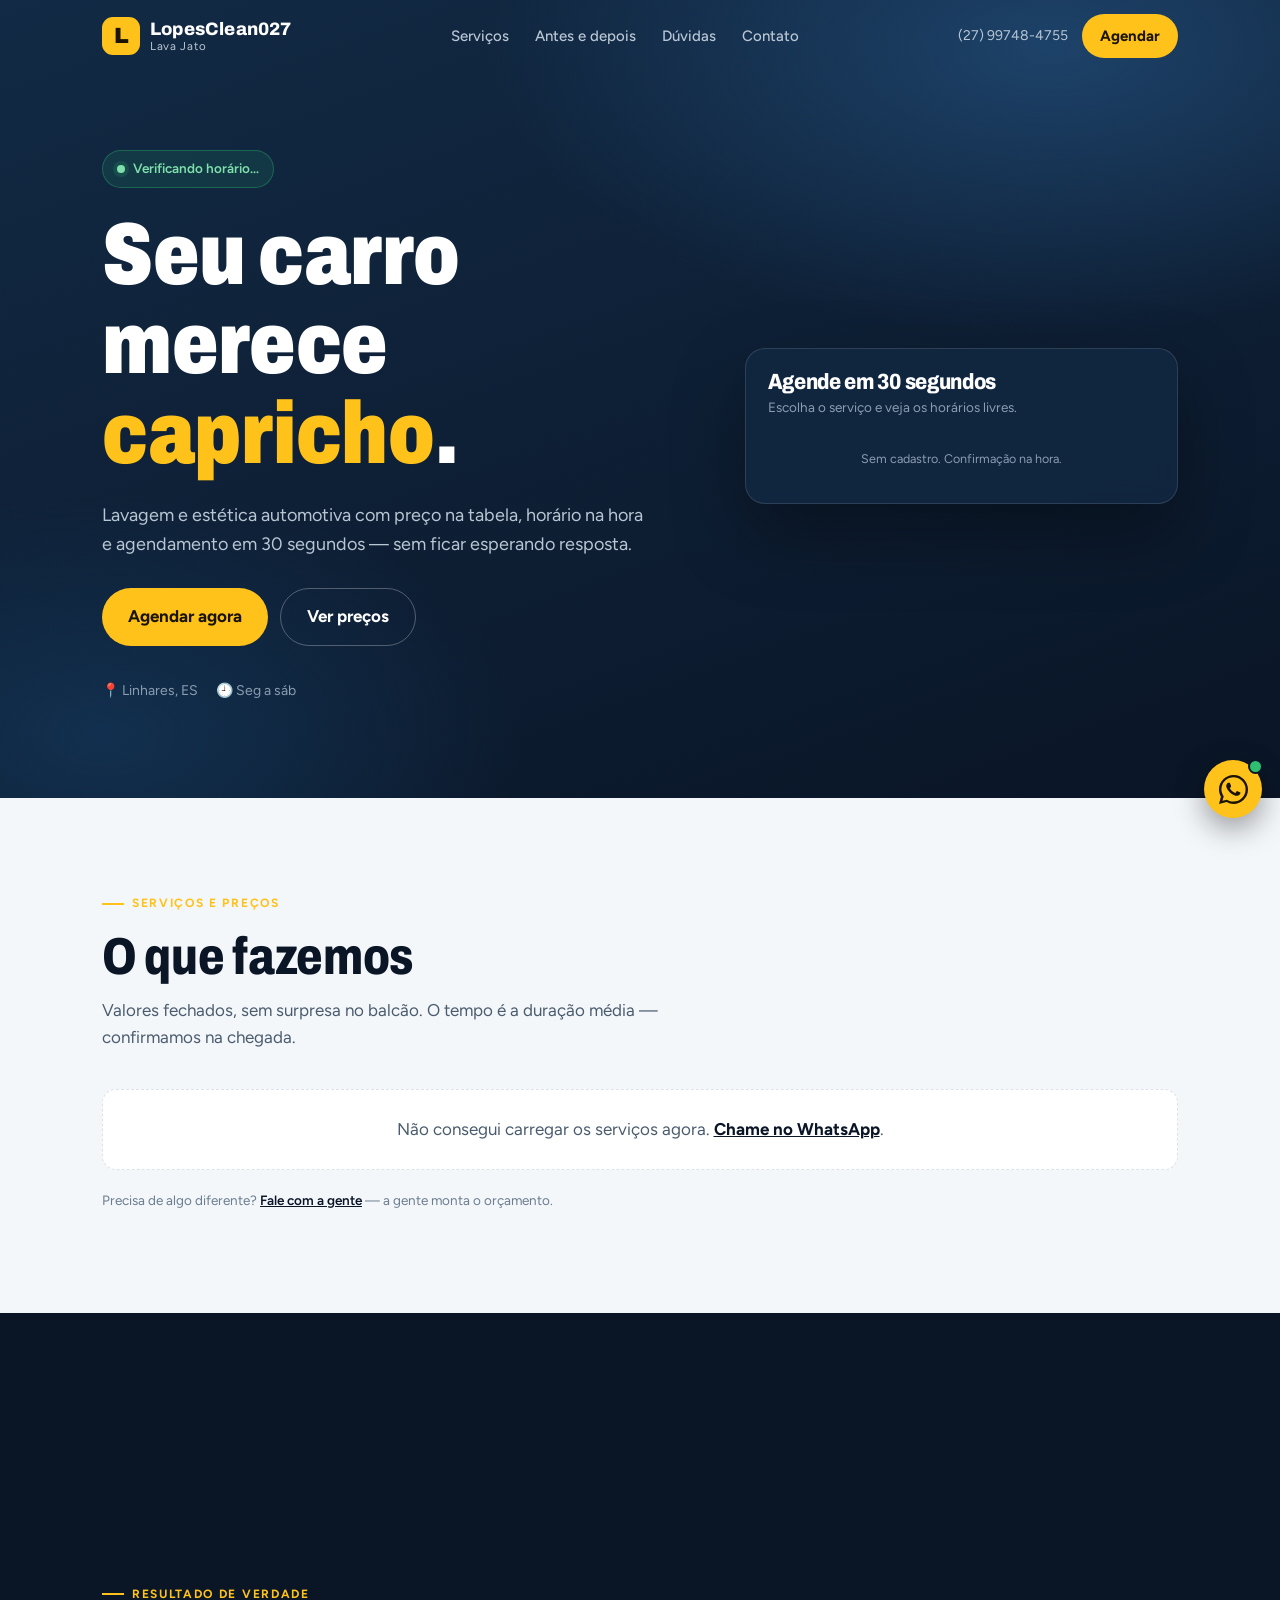
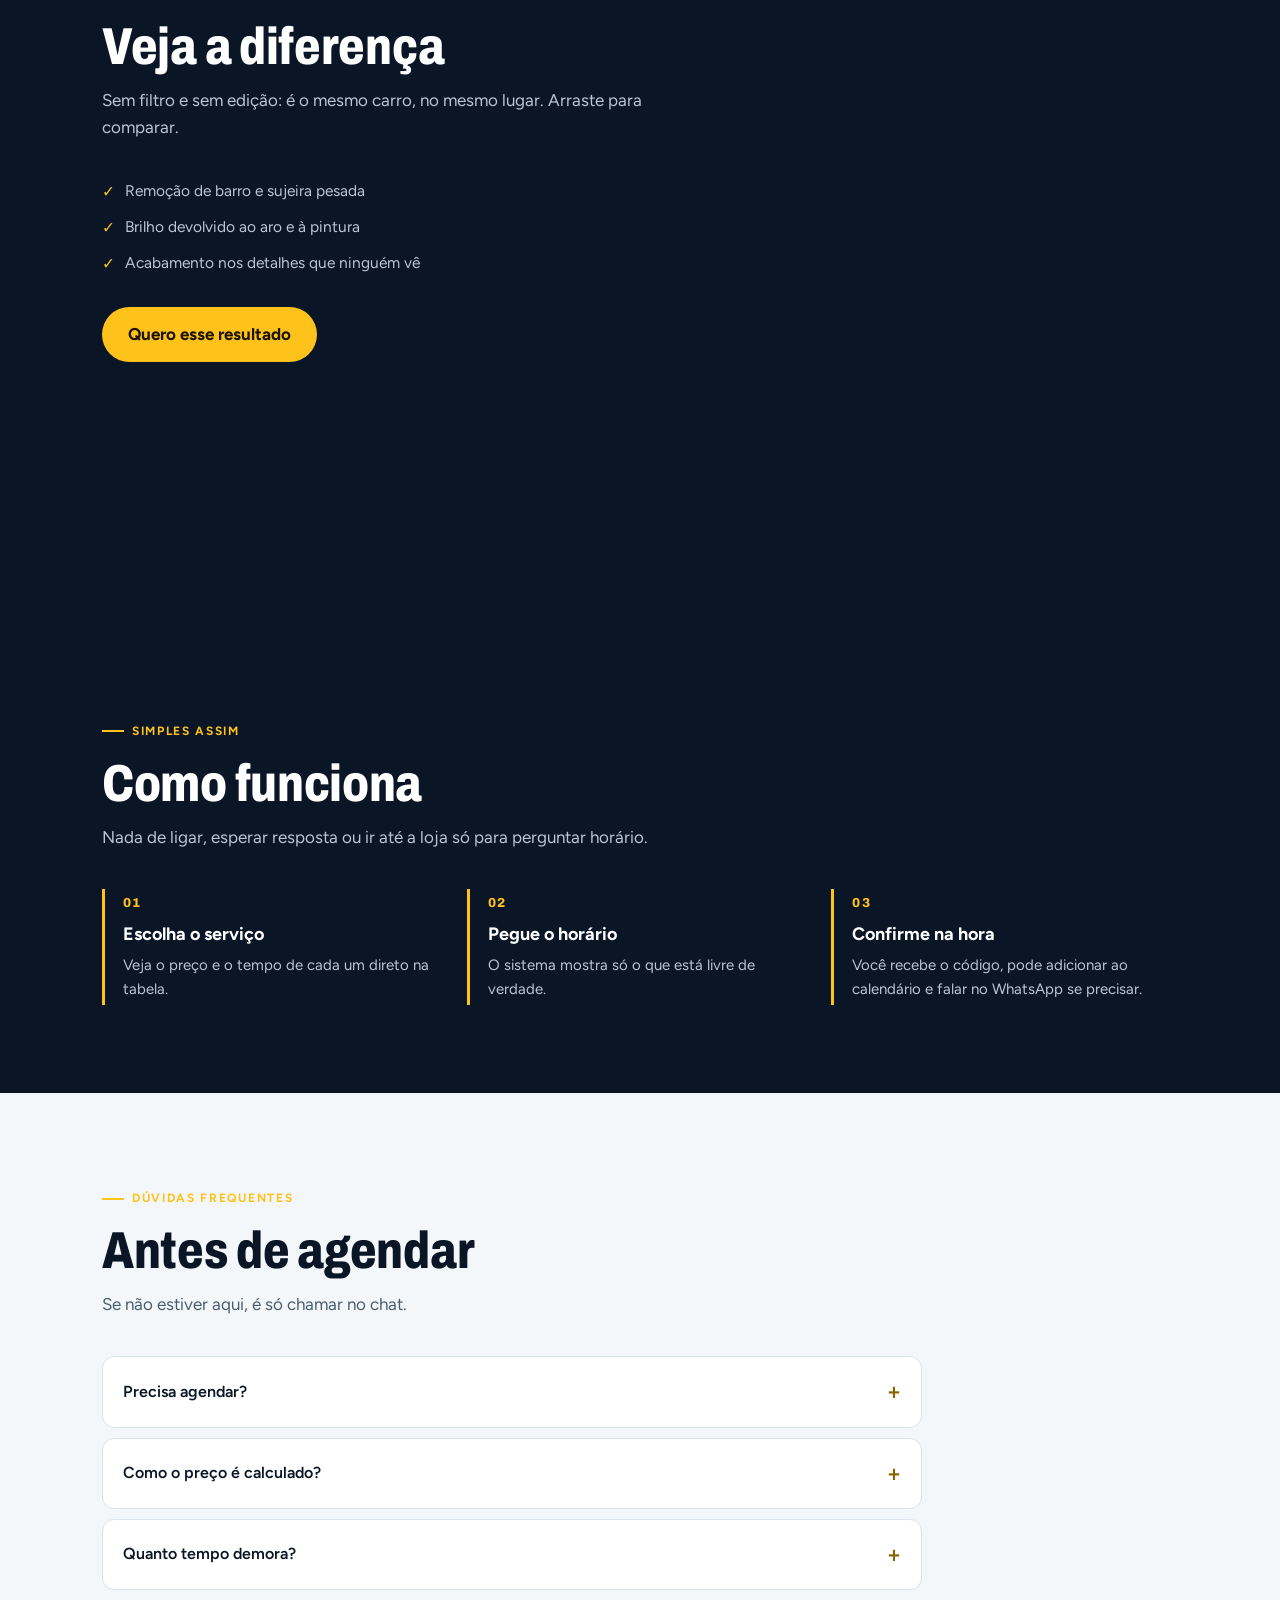
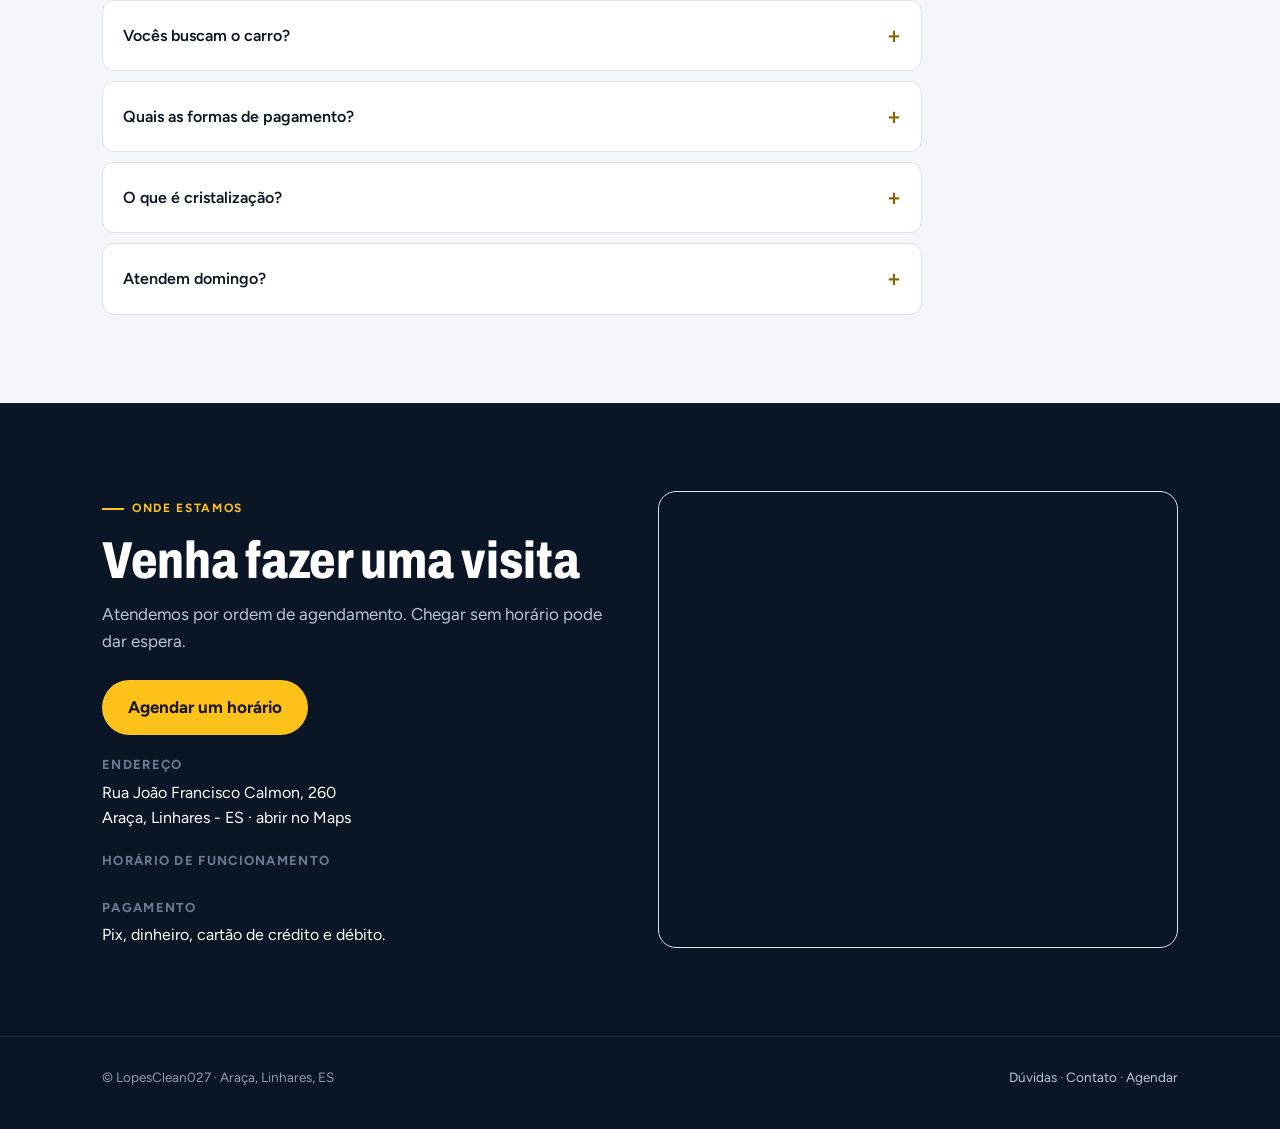
<file: site/index.html>
<!DOCTYPE html>
<html lang="pt-BR">
<head>
<meta charset="utf-8">
<meta name="viewport" content="width=device-width, initial-scale=1, viewport-fit=cover">
<title>LopesClean027 | Agende online em Linhares, ES</title>
<meta name="description" content="Lavagem automotiva em Linhares, ES. Preços na tabela, horário disponível na hora e agendamento online em 30 segundos.">
<link rel="canonical" href="https://lopesclean027.netlify.app/">
<meta name="theme-color" content="#0a1526">
<meta name="robots" content="index,follow,max-image-preview:large">

<!-- Open Graph / redes sociais -->
<meta property="og:type" content="website">
<meta property="og:locale" content="pt_BR">
<meta property="og:site_name" content="LopesClean027">
<meta property="og:title" content="LopesClean027 | Agende online">
<meta property="og:description" content="Lavagem automotiva em Linhares, ES. Veja preços, escolha o horário e agende em 30 segundos.">
<meta property="og:url" content="https://lopesclean027.netlify.app/">
<meta property="og:image" content="https://lopesclean027.netlify.app/assets/og.jpg">
<meta property="og:image:width" content="1200">
<meta property="og:image:height" content="630">
<meta property="og:image:alt" content="LopesClean027 — agende online">
<meta name="twitter:card" content="summary_large_image">

<link rel="icon" href="data:image/svg+xml,%3Csvg xmlns='http://www.w3.org/2000/svg' viewBox='0 0 64 64'%3E%3Crect width='64' height='64' rx='14' fill='%230a1526'/%3E%3Cpath d='M32 12c7 10 12 16 12 22a12 12 0 0 1-24 0c0-6 5-12 12-22z' fill='%23ffc21a'/%3E%3Cpath d='M26 30c0 5 3 8 7 8' stroke='%23fff' stroke-width='3' stroke-linecap='round' fill='none' opacity='.8'/%3E%3C/svg%3E">
<link rel="preconnect" href="https://fonts.googleapis.com">
<link rel="preconnect" href="https://fonts.gstatic.com" crossorigin>
<link href="https://fonts.googleapis.com/css2?family=Archivo:wdth,wght@62..125,500..900&family=Figtree:wght@400;500;600;700&display=swap" rel="stylesheet">

<!-- SEO local: dados do tenant padrão; para multi-tenant real, renderizar no servidor -->
<script type="application/ld+json">
{
  "@context": "https://schema.org",
  "@type": "AutoWash",
  "name": "LopesClean027",
  "image": "https://lopesclean027.netlify.app/assets/og.jpg",
  "url": "https://lopesclean027.netlify.app/",
  "telephone": "+55-27-99748-4755",
  "priceRange": "R$ 60 - R$ 120",
  "currenciesAccepted": "BRL",
  "paymentAccepted": "Pix, Dinheiro, Cartão de crédito, Cartão de débito",
  "address": {
    "@type": "PostalAddress",
    "streetAddress": "Rua João Francisco Calmon, 260",
    "addressLocality": "Araça, Linhares",
    "addressRegion": "ES",
    "addressCountry": "BR"
  },
  "openingHoursSpecification": [
    { "@type": "OpeningHoursSpecification", "dayOfWeek": ["Monday","Tuesday","Wednesday","Thursday","Friday"], "opens": "08:00", "closes": "17:00" },
    { "@type": "OpeningHoursSpecification", "dayOfWeek": "Saturday", "opens": "08:00", "closes": "14:00" },
    { "@type": "OpeningHoursSpecification", "dayOfWeek": "Sunday", "opens": "08:00", "closes": "14:00" }
  ]
}
</script>

<style>
:root{
  --ink:#0a1526;
  --ink-2:#122a45;
  --ink-3:#18293f;
  --foam:#f4f7fa;
  --foam-text:#0a1526;
  --chrome:#b9c6d3;
  --sun:#ffc21a;
  --sun-dark:#e0a800;
  --sun-hover:#ffcf45;
  --muted:#8b9db0;
  --card:#ffffff;
  --line:#dbe3ea;
  --ok:#2fbf71;
  /* Reserva espaço para o selo "Powered by Netlify" do plano gratuito. */
  --host-badge:64px;
}
*{box-sizing:border-box}
[hidden]{display:none !important}
html{scroll-behavior:smooth;scroll-padding-top:84px}
body{
  margin:0;background:var(--ink);color:#fff;
  font-family:Figtree,system-ui,-apple-system,sans-serif;
  font-size:17px;line-height:1.6;-webkit-font-smoothing:antialiased;
  overflow-x:hidden;
}
h1,h2,h3{font-family:Archivo,Impact,sans-serif;line-height:1.02;margin:0;letter-spacing:-.3px}
p{margin:0 0 1em}
a{color:inherit}
img{max-width:100%;display:block}
button{font:inherit;color:inherit}
:focus-visible{outline:3px solid var(--sun);outline-offset:3px;border-radius:6px}
.wrap{max-width:1120px;margin:0 auto;padding:0 22px}
.eyebrow{
  display:inline-flex;align-items:center;gap:8px;
  font-size:12px;font-weight:700;letter-spacing:.14em;text-transform:uppercase;
  color:var(--sun);margin-bottom:16px;
}
.eyebrow::before{content:"";width:22px;height:2px;background:var(--sun)}

/* ---------- botões ---------- */
.btn{
  display:inline-flex;align-items:center;justify-content:center;gap:8px;
  background:var(--sun);color:#1a1400;font-weight:700;text-decoration:none;
  padding:14px 26px;border:0;border-radius:999px;cursor:pointer;
  transition:transform .15s ease, background .15s ease, box-shadow .15s ease;
  white-space:nowrap;
}
.btn:hover{transform:translateY(-2px);background:var(--sun-hover);box-shadow:0 10px 26px rgba(255,194,26,.22)}
.btn:active{transform:translateY(0)}
.btn-ghost{
  background:transparent;color:#fff;border:1.5px solid rgba(255,255,255,.28);
  box-shadow:none;
}
.btn-ghost:hover{background:rgba(255,255,255,.06);border-color:var(--chrome);box-shadow:none}
.btn-block{width:100%}
.btn-sm{padding:10px 18px;font-size:15px}

/* ---------- topo ---------- */
.top{
  position:fixed;inset:0 0 auto 0;z-index:50;
  padding:14px 0;transition:background .25s ease, border-color .25s ease, padding .25s ease;
  border-bottom:1px solid transparent;
}
.top.scrolled{
  background:rgba(10,21,38,.82);backdrop-filter:blur(14px);
  -webkit-backdrop-filter:blur(14px);border-bottom-color:rgba(255,255,255,.08);padding:10px 0;
}
.top .wrap{display:flex;align-items:center;justify-content:space-between;gap:18px}
.logo{display:flex;align-items:center;gap:10px;text-decoration:none;line-height:1.1}
.logo-mark{
  width:38px;height:38px;border-radius:11px;background:var(--sun);
  display:grid;place-items:center;flex:0 0 auto;
  font-family:Archivo;font-weight:900;font-size:22px;color:#1a1400;
}
.logo-mark.has-logo{width:auto;max-width:132px;height:42px;background:transparent;border-radius:0}
.logo-mark.has-logo img{width:auto;max-width:132px;height:42px;object-fit:contain;display:block}

/* paletas de destaque — o layout continua o mesmo */
body[data-site-theme="sky"]{--sun:#38bdf8;--sun-dark:#0284c7;--sun-hover:#7dd3fc}
body[data-site-theme="mint"]{--sun:#34d399;--sun-dark:#059669;--sun-hover:#6ee7b7}
body[data-site-theme="coral"]{--sun:#fb7185;--sun-dark:#e11d48;--sun-hover:#fda4af}
.logo b{display:block;font-family:Archivo;font-weight:800;font-size:18px;letter-spacing:.2px}
.logo small{display:block;font-size:11.5px;color:var(--chrome);letter-spacing:.06em}
.nav{display:flex;gap:26px;align-items:center}
.nav a{text-decoration:none;font-size:15px;color:var(--chrome);font-weight:500;white-space:nowrap;transition:color .15s}
.nav a:hover{color:#fff}
.top-cta{display:flex;align-items:center;gap:14px;flex:0 0 auto}
.top-phone{font-size:14px;color:var(--chrome);text-decoration:none;white-space:nowrap}
.top-phone:hover{color:#fff}

/* ---------- hero ---------- */
.hero{
  position:relative;overflow:hidden;
  padding:150px 0 96px;
  background:
    radial-gradient(900px 460px at 82% 6%, #1d4269 0%, transparent 62%),
    radial-gradient(700px 400px at 8% 92%, #12304f 0%, transparent 60%),
    linear-gradient(160deg, var(--ink-2), var(--ink));
}
.hero::after{
  content:"";position:absolute;top:-25%;bottom:-25%;width:30%;left:-45%;
  background:linear-gradient(100deg,transparent,rgba(255,255,255,.13),transparent);
  transform:skewX(-18deg);animation:sheen 2.4s .5s ease-out forwards;pointer-events:none;
}
@keyframes sheen{to{left:132%}}
.hero-bg{position:absolute;inset:0;z-index:0;overflow:hidden;pointer-events:none;background:#0a1526}
.hero-bg img{display:block;width:100%;height:100%;object-fit:cover;object-position:center;opacity:.42}
.hero-bg::after{
  content:"";position:absolute;inset:0;
  background:linear-gradient(180deg,rgba(10,21,38,.42),rgba(10,21,38,.92) 78%);
}
.hero-bg[data-fit="contain"] img{object-fit:contain;padding:24px 0 0;opacity:.34}
.hero-grid{display:grid;grid-template-columns:1.15fr .85fr;gap:56px;align-items:center;position:relative;z-index:1}
.status{
  display:inline-flex;align-items:center;gap:8px;
  background:rgba(47,191,113,.12);border:1px solid rgba(47,191,113,.35);
  color:#7fe0ac;font-size:13.5px;font-weight:600;
  padding:7px 14px;border-radius:999px;margin-bottom:22px;
}
.status.closed{background:rgba(255,255,255,.05);border-color:rgba(255,255,255,.18);color:var(--chrome)}
.status .dot{width:8px;height:8px;border-radius:50%;background:currentColor;box-shadow:0 0 0 4px rgba(47,191,113,.15)}
.hero h1{font-size:clamp(42px,7.2vw,88px);font-weight:900;font-stretch:78%;max-width:12ch}
.hero h1 em{font-style:normal;color:var(--sun)}
.hero-sub{max-width:46ch;color:var(--chrome);font-size:18px;margin:22px 0 30px}
.hero-cta{display:flex;gap:12px;flex-wrap:wrap}
.hero-meta{display:flex;flex-wrap:wrap;gap:18px;margin-top:34px;color:var(--muted);font-size:14px}
.hero-meta span{display:inline-flex;align-items:center;gap:7px}
.stars{color:var(--sun);letter-spacing:2px;font-size:14px}

/* card de agendamento rápido */
.quick-card{
  background:rgba(18,42,69,.72);border:1px solid rgba(255,255,255,.12);
  border-radius:20px;padding:22px;
  box-shadow:0 30px 70px rgba(0,0,0,.35);
  backdrop-filter:blur(10px);-webkit-backdrop-filter:blur(10px);
}
.quick-card h2{font-size:22px;font-weight:800;font-stretch:88%;margin-bottom:4px}
.quick-card .hint{font-size:13.5px;color:var(--muted);margin-bottom:16px}
.quick-list{display:flex;flex-direction:column;gap:8px;margin-bottom:14px}
.quick-item{
  display:flex;align-items:center;justify-content:space-between;gap:12px;
  width:100%;padding:13px 14px;border-radius:12px;cursor:pointer;
  background:rgba(255,255,255,.04);border:1px solid rgba(255,255,255,.09);
  text-align:left;transition:background .15s, border-color .15s, transform .15s;
}
.quick-item:hover{background:rgba(255,194,26,.10);border-color:rgba(255,194,26,.45);transform:translateX(2px)}
.quick-item b{display:block;font-size:15px;font-weight:600;color:#fff}
.quick-item small{display:block;font-size:12.5px;color:var(--muted)}
.quick-item .price{font-family:Archivo;font-weight:800;font-size:16px;color:var(--sun);white-space:nowrap}
.quick-foot{font-size:12.5px;color:var(--muted);text-align:center}

/* ---------- faixa de números ---------- */
.stats{border-top:1px solid rgba(255,255,255,.08);border-bottom:1px solid rgba(255,255,255,.08);background:rgba(0,0,0,.18)}
.stats .wrap{display:grid;grid-template-columns:repeat(4,1fr);gap:20px;padding-top:30px;padding-bottom:30px}
.stat b{display:block;font-family:Archivo;font-weight:800;font-size:clamp(26px,3vw,34px);line-height:1}
.stat span{display:block;font-size:13px;color:var(--muted);margin-top:6px}

/* ---------- seções ---------- */
.section{padding:88px 0}
.section.light{background:var(--foam);color:var(--foam-text)}
.section h2{font-size:clamp(32px,5vw,52px);font-weight:800;font-stretch:80%;margin-bottom:14px}
.section .lead{color:var(--chrome);max-width:56ch;margin-bottom:38px}
.section.light .lead{color:#4a5c6e}

/* ---------- seletor de veículo ---------- */
.vehicle-picker{
  display:flex;align-items:center;gap:20px;flex-wrap:wrap;
  background:var(--card);border:1px solid var(--line);border-radius:16px;
  padding:18px;margin:0 0 26px;
}
.vp-head{flex:0 0 auto;min-width:190px}
.vp-head b{display:block;font-family:Archivo;font-weight:700;font-size:17px;letter-spacing:-.2px}
.vp-head span{display:block;font-size:13px;color:#6b7d8f;margin-top:2px}
.vp-options{display:grid;grid-template-columns:repeat(4,1fr);gap:8px;flex:1;min-width:340px}
.vp-opt{
  padding:10px 12px;border-radius:10px;border:1px solid var(--line);background:#fff;
  cursor:pointer;text-align:left;transition:background .15s,border-color .15s,color .15s;
}
.vp-opt b{display:block;font-size:14.5px;font-weight:700;color:#0a1526;line-height:1.25}
.vp-opt small{display:block;font-size:11.5px;color:#6b7d8f;white-space:nowrap;overflow:hidden;text-overflow:ellipsis}
.vp-opt:hover{border-color:#b9c6d3;background:#f8fafc}
.vp-opt.active{background:#0a1526;border-color:#0a1526}
.vp-opt.active b{color:#fff}
.vp-opt.active small{color:#a9b9c9}
.flash-prices .svc-price{animation:priceFlash .38s ease}
@keyframes priceFlash{0%{opacity:.25;transform:translateY(4px)}100%{opacity:1;transform:none}}

/* ---------- serviços ---------- */
.services{display:grid;grid-template-columns:repeat(auto-fit,minmax(272px,1fr));gap:18px}
.svc{
  background:var(--card);border:1px solid var(--line);border-radius:16px;
  padding:24px;display:flex;flex-direction:column;gap:10px;
  transition:transform .18s ease, box-shadow .18s ease;
}
.svc:hover{transform:translateY(-4px);box-shadow:0 18px 40px rgba(10,21,38,.10)}
.svc-top{display:flex;align-items:flex-start;justify-content:space-between;gap:10px}
.svc-icon{
  width:40px;height:40px;border-radius:10px;background:rgba(255,194,26,.16);
  display:grid;place-items:center;flex:0 0 auto;
}
.svc-icon svg{width:21px;height:21px;stroke:#8a6400;fill:none;stroke-width:1.8;stroke-linecap:round;stroke-linejoin:round}
.time{font-size:12.5px;color:#6b7d8f;background:#eef2f6;border-radius:999px;padding:4px 10px;white-space:nowrap}
.svc-cat{
  align-self:flex-start;display:inline-block;font-size:10.5px;font-weight:800;
  letter-spacing:.06em;text-transform:uppercase;color:#7a5a00;
  background:rgba(255,194,26,.18);border-radius:999px;padding:3px 8px;
}
.svc-empty{
  grid-column:1/-1;padding:30px 22px;border:1px dashed var(--line);border-radius:16px;
  text-align:center;color:#54687c;font-size:15px;background:var(--card);
}
.svc h3{font-size:22px;font-weight:700;font-stretch:88%}
.svc p{font-size:15px;color:#54687c;margin:0;flex:1}
.svc-price{font-family:Archivo;font-weight:800;font-size:30px;line-height:1;margin-top:6px}
.svc-price small{font-family:Figtree;font-size:12.5px;font-weight:600;color:#6b7d8f;display:block;margin-bottom:3px;letter-spacing:.02em}
.svc-btn{
  margin-top:10px;width:100%;padding:11px 18px;border-radius:10px;
  background:#0a1526;color:#fff;border:0;cursor:pointer;font-weight:600;font-size:15px;
  transition:background .15s;
}
.svc-btn:hover{background:var(--sun);color:#1a1400}
.svc-note{font-size:13.5px;color:#6b7d8f;margin-top:20px}

/* ---------- antes e depois ---------- */
.result-grid{display:grid;grid-template-columns:1fr 460px;gap:64px;align-items:center}
.result-list{list-style:none;padding:0;margin:0 0 30px;display:grid;gap:10px}
.result-list li{display:flex;align-items:flex-start;gap:10px;font-size:15.5px;color:var(--chrome)}
.result-list li::before{content:"✓";color:var(--sun);font-weight:800;flex:0 0 auto;margin-top:1px}
.ba{
  position:relative;aspect-ratio:2/3;border-radius:18px;overflow:hidden;
  border:1px solid rgba(255,255,255,.12);user-select:none;background:#1a2532;
}
.ba-layer{position:absolute;inset:0;overflow:hidden}
.ba-layer img{width:100%;height:100%;object-fit:cover}
.ba-before{background:repeating-linear-gradient(115deg,#5c6668 0 16px,#69726f 16px 32px)}
.ba-after{background:linear-gradient(115deg,#0b2a52,#1c5aa6 40%,#6fb1f2 50%,#1c5aa6 60%,#0b2a52);clip-path:inset(0 0 0 var(--p,50%))}
.ba-label{
  position:absolute;bottom:16px;font-family:Archivo;font-weight:800;font-stretch:80%;
  font-size:18px;letter-spacing:.06em;text-transform:uppercase;
  padding:5px 12px;border-radius:6px;background:rgba(10,21,38,.62);backdrop-filter:blur(4px);
}
.ba-label.l{left:16px}
.ba-label.r{right:16px;color:var(--sun)}
.ba .bar{position:absolute;top:0;bottom:0;left:var(--p,50%);width:3px;background:var(--sun);pointer-events:none}
.ba .bar::after{
  content:"";position:absolute;top:50%;left:50%;width:38px;height:38px;margin:-19px;
  border-radius:50%;background:var(--sun);box-shadow:0 3px 12px rgba(0,0,0,.45);
  background-image:url("data:image/svg+xml,%3Csvg xmlns='http://www.w3.org/2000/svg' viewBox='0 0 24 24' fill='none' stroke='%231a1400' stroke-width='2.4' stroke-linecap='round' stroke-linejoin='round'%3E%3Cpath d='M9 6l-6 6 6 6M15 6l6 6-6 6'/%3E%3C/svg%3E");
  background-size:18px;background-position:center;background-repeat:no-repeat;
}
.ba input{position:absolute;inset:0;width:100%;height:100%;opacity:0;cursor:ew-resize;margin:0}
.ba-wrap{position:relative;max-width:460px;justify-self:end;width:100%}
.ba-note{font-size:13px;color:var(--muted);margin-top:12px;text-align:center}

/* ---------- avaliações ---------- */
.reviews-head{display:flex;align-items:flex-end;justify-content:space-between;gap:24px;flex-wrap:wrap;margin-bottom:34px}
.rating-big{display:flex;align-items:center;gap:14px}
.rating-big b{font-family:Archivo;font-size:52px;font-weight:800;line-height:1}
.rating-big small{display:block;font-size:13.5px;color:#4a5c6e}
.reviews{display:grid;grid-template-columns:repeat(auto-fit,minmax(270px,1fr));gap:18px}
.review{background:var(--card);border:1px solid var(--line);border-radius:16px;padding:22px;display:flex;flex-direction:column;gap:12px}
.review .stars{font-size:14px}
.review p{font-size:15.5px;color:#2c3e50;margin:0;flex:1}
.review-author{display:flex;align-items:center;gap:10px;padding-top:6px}
.avatar{
  width:36px;height:36px;border-radius:50%;background:#e7edf3;color:#0a1526;
  display:grid;place-items:center;font-weight:700;font-size:14px;flex:0 0 auto;
}
.review-author b{font-size:14.5px;display:block;line-height:1.2}
.review-author small{font-size:12.5px;color:#6b7d8f}
.g-badge{font-size:11px;color:#6b7d8f;border:1px solid var(--line);border-radius:999px;padding:2px 8px;margin-left:auto}

/* ---------- como funciona ---------- */
.steps{display:grid;gap:18px;grid-template-columns:repeat(auto-fit,minmax(240px,1fr));counter-reset:s;padding:0;list-style:none;margin:0}
.steps li{counter-increment:s;border-left:3px solid var(--sun);padding:4px 0 4px 18px;color:var(--chrome)}
.steps li::before{content:counter(s,decimal-leading-zero);font-family:Archivo;font-weight:800;color:var(--sun);font-size:13px;letter-spacing:.1em;display:block;margin-bottom:6px}
.steps b{color:#fff;display:block;font-size:18px;margin-bottom:4px}
.steps p{margin:0;font-size:15px}

/* ---------- dúvidas ---------- */
.faq{display:grid;gap:10px;max-width:820px}
.faq details{border:1px solid var(--line);border-radius:12px;background:var(--card);overflow:hidden}
.faq summary{
  cursor:pointer;list-style:none;padding:17px 20px;font-weight:600;font-size:16px;
  display:flex;align-items:center;justify-content:space-between;gap:16px;
}
.faq summary::-webkit-details-marker{display:none}
.faq summary::after{content:"+";font-family:Archivo;font-size:22px;color:#8a6400;transition:transform .2s}
.faq details[open] summary::after{transform:rotate(45deg)}
.faq .answer{padding:0 20px 18px;color:#4a5c6e;font-size:15.5px}
.faq .answer a{color:#0a1526;font-weight:600}

/* ---------- contato ---------- */
.contact{display:grid;grid-template-columns:1fr 1fr;gap:36px;align-items:start}
.info dl{margin:0}
.info dt{font-weight:700;font-size:13px;text-transform:uppercase;letter-spacing:.1em;color:#6b7d8f;margin-top:20px}
.info dd{margin:4px 0 0;font-size:16px}
.info dd a{text-decoration:none;border-bottom:1px solid rgba(10,21,38,.2)}
.hours{width:100%;border-collapse:collapse;font-size:15px;margin-top:6px}
.hours td{padding:5px 0;border-bottom:1px dashed var(--line)}
.hours td:last-child{text-align:right;color:#4a5c6e}
.hours tr.today td{color:#0a1526;font-weight:700}
.hours tr.today td:last-child{color:#0a1526}
.map{
  width:100%;min-height:380px;height:100%;border:0;border-radius:18px;
  border:1px solid var(--line);filter:saturate(.9);
}

/* ---------- rodapé ---------- */
footer{border-top:1px solid rgba(255,255,255,.09);padding:30px 0 40px;color:var(--muted);font-size:13.5px}
footer .wrap{display:flex;align-items:center;justify-content:space-between;gap:18px;flex-wrap:wrap}
footer a{text-decoration:none;color:var(--chrome)}
footer a:hover{color:#fff}

/* ---------- barra mobile ---------- */
.mobile-bar{
  display:none;position:fixed;left:0;right:0;bottom:0;z-index:60;
  background:rgba(10,21,38,.94);backdrop-filter:blur(14px);-webkit-backdrop-filter:blur(14px);
  border-top:1px solid rgba(255,255,255,.12);
  padding:10px 16px calc(10px + var(--host-badge) + env(safe-area-inset-bottom));
  align-items:center;justify-content:space-between;gap:14px;
}
.mobile-bar b{display:block;font-size:15px;color:#fff}
.mobile-bar span{display:block;font-size:12px;color:var(--muted)}
.mobile-bar .btn{padding:12px 22px}

/* ---------- chat ---------- */
.chat-fab{
  position:fixed;right:18px;bottom:calc(18px + var(--host-badge) + env(safe-area-inset-bottom));z-index:70;
  width:58px;height:58px;border-radius:50%;border:0;cursor:pointer;
  background:var(--sun);display:grid;place-items:center;
  box-shadow:0 10px 30px rgba(0,0,0,.4);
  transition:transform .15s ease;
}
.chat-fab:hover{transform:scale(1.06)}
.chat-fab svg{width:29px;height:29px;fill:#1a1400}
.chat-fab .ping{
  position:absolute;top:-1px;right:-1px;width:15px;height:15px;border-radius:50%;
  background:var(--ok);border:2.5px solid var(--ink);animation:ping 2.4s ease-in-out infinite;
}
@keyframes ping{0%,100%{transform:scale(1)}50%{transform:scale(1.18)}}

.chat{
  position:fixed;right:18px;bottom:calc(88px + env(safe-area-inset-bottom));z-index:80;
  width:382px;max-width:calc(100vw - 36px);
  height:min(600px,calc(100vh - 130px));
  display:flex;flex-direction:column;overflow:hidden;
  background:#0f1e33;border:1px solid rgba(255,255,255,.12);border-radius:20px;
  box-shadow:0 30px 80px rgba(0,0,0,.55);
  animation:chatIn .18s ease-out;
}
.chat[hidden]{display:none}
@keyframes chatIn{from{opacity:0;transform:translateY(10px) scale(.98)}to{opacity:1;transform:none}}
.chat-head{
  display:flex;align-items:center;gap:11px;padding:13px 16px;
  background:#132641;border-bottom:1px solid rgba(255,255,255,.09);
}
.chat-avatar{
  width:40px;height:40px;border-radius:50%;background:var(--sun);color:#1a1400;
  display:grid;place-items:center;font-family:Archivo;font-weight:900;font-size:19px;flex:0 0 auto;
}
.chat-avatar.has-logo{background:#fff;overflow:hidden}
.chat-avatar.has-logo img{width:100%;height:100%;object-fit:cover}
.chat-head b{display:block;font-size:15px;line-height:1.2}
.chat-head small{display:flex;align-items:center;gap:6px;font-size:12px;color:#7fe0ac}
.chat-head small::before{content:"";width:7px;height:7px;border-radius:50%;background:var(--ok)}
.chat-close{
  margin-left:auto;background:transparent;border:0;cursor:pointer;color:var(--chrome);
  width:34px;height:34px;border-radius:9px;display:grid;place-items:center;font-size:22px;line-height:1;
}
.chat-close:hover{background:rgba(255,255,255,.08);color:#fff}
.chat-body{
  flex:1;overflow-y:auto;padding:16px;display:flex;flex-direction:column;gap:9px;
  scrollbar-width:thin;scrollbar-color:#2a3d55 transparent;
}
.msg{
  max-width:86%;padding:10px 14px;border-radius:16px;font-size:15px;line-height:1.45;
  animation:msgIn .16s ease-out;
}
@keyframes msgIn{from{opacity:0;transform:translateY(5px)}to{opacity:1;transform:none}}
.msg.bot{align-self:flex-start;background:var(--ink-3);color:#e8eef4;border-bottom-left-radius:5px}
.msg.user{align-self:flex-end;background:var(--sun);color:#1a1400;border-bottom-right-radius:5px}
.msg b{font-weight:700}
.msg .sum{display:grid;gap:3px;margin-top:8px;font-size:14px}
.msg .sum span{display:flex;justify-content:space-between;gap:14px}
.msg .sum span i{font-style:normal;color:#a9b9c9}
.typing{display:flex;gap:4px;align-self:flex-start;background:var(--ink-3);padding:12px 15px;border-radius:16px;border-bottom-left-radius:5px}
.typing i{width:7px;height:7px;border-radius:50%;background:#8fa0b2;animation:blink 1.1s infinite}
.typing i:nth-child(2){animation-delay:.18s}
.typing i:nth-child(3){animation-delay:.36s}
@keyframes blink{0%,60%,100%{opacity:.35;transform:translateY(0)}30%{opacity:1;transform:translateY(-3px)}}
.chat-quick{display:flex;flex-wrap:wrap;gap:8px;padding:0 16px 10px}
.chat-quick:empty{display:none}
.quick{
  background:transparent;border:1px solid rgba(255,194,26,.5);color:var(--sun);
  padding:8px 13px;border-radius:999px;cursor:pointer;font-size:13.5px;font-weight:600;
  transition:background .15s,color .15s;
}
.quick:hover{background:var(--sun);color:#1a1400}
.chat-form{
  display:flex;gap:8px;padding:11px 12px;
  background:#0b1829;border-top:1px solid rgba(255,255,255,.09);
}
.chat-form input{
  flex:1;min-width:0;background:#132641;border:1px solid rgba(255,255,255,.12);
  color:#fff;border-radius:999px;padding:11px 16px;font-size:15px;font-family:inherit;
}
.chat-form input::placeholder{color:#7186a0}
.chat-form input:disabled{opacity:.45}
.chat-form button{
  width:42px;height:42px;border-radius:50%;border:0;background:var(--sun);cursor:pointer;
  display:grid;place-items:center;flex:0 0 auto;
}
.chat-form button svg{width:19px;height:19px;fill:#1a1400}
.chat-form button:disabled{opacity:.35;cursor:not-allowed}
.chat-wa{
  display:flex;align-items:center;justify-content:center;gap:8px;margin:0 0 10px;
  font-size:13px;color:#9fb0c2;text-decoration:none;
}
.chat-wa:hover{color:#fff}
.wa-confirm{
  display:flex;align-items:center;justify-content:center;gap:8px;
  margin:10px 0 0;padding:11px 14px;border-radius:10px;
  background:#25d366;color:#062b14;text-decoration:none;
  font-size:14px;font-weight:800;
}
.wa-confirm:hover{background:#1fbe5b}
.wa-hint{font-size:11.5px;line-height:1.4;color:#9fb0c2;text-align:center;margin:7px 0 0}
.success-card{
  border:1px solid rgba(255,194,26,.45);background:rgba(255,194,26,.07);
  border-radius:14px;padding:14px;display:flex;flex-direction:column;
}
.success-label{font-size:11.5px;letter-spacing:.08em;text-transform:uppercase;color:#9fb0c2}
.success-code{
  font-family:Archivo;font-size:30px;letter-spacing:.14em;color:var(--sun);
  margin:2px 0 4px;line-height:1.1;
}
.success-card .sum span i{color:#a9b9c9}
.success-card .chat-wa{margin:10px 0 0}
.load-error{
  grid-column:1/-1;border:1px dashed var(--line);border-radius:14px;padding:26px;
  text-align:center;color:#4a5c6e;background:var(--card);
}
.load-error a{color:#0a1526;font-weight:700}
.flash-prices .svc{animation:priceFlash .42s ease}
@keyframes priceFlash{0%{transform:translateY(0)}45%{transform:translateY(-3px);border-color:var(--sun)}100%{transform:none}}

/* ---------- animação de entrada ---------- */
.reveal{opacity:0;transform:translateY(16px);transition:opacity .5s ease,transform .5s ease}
.reveal.in{opacity:1;transform:none}

/* ---------- responsivo ---------- */
@media (max-width:1100px){
  .nav{gap:18px}
  .top-phone{display:none}
}
@media (max-width:1000px){
  .nav{display:none}
}
@media (max-width:900px){
  .hero-grid{grid-template-columns:1fr;gap:34px}
  .quick-card{max-width:520px}
  .nav{display:none}
  .contact{grid-template-columns:1fr}
  .map{min-height:300px}
  .result-grid{grid-template-columns:1fr;gap:34px}
  .ba-wrap{max-width:420px;justify-self:center}
  .vehicle-picker{flex-direction:column;align-items:stretch;gap:14px}
  .vp-options{min-width:0}
}
@media (max-width:760px){
  .section{padding:64px 0}
  .hero{padding:118px 0 72px}
  .hero h1{max-width:14ch}
  .hero-sub{font-size:16.5px}
  .stats .wrap{grid-template-columns:repeat(2,1fr);gap:24px}
  .top .wrap{gap:12px}
  .logo{gap:8px}
  .logo-mark.has-logo{max-width:80px;height:34px}
  .logo-mark.has-logo img{max-width:80px;height:34px}
  .logo b{font-size:14.5px;line-height:1.12}
  .logo small{font-size:10px}
  .top-cta .btn{display:none}
  .top-phone{font-size:13.5px;white-space:nowrap}
  .mobile-bar{display:flex}
  body{padding-bottom:calc(72px + var(--host-badge) + env(safe-area-inset-bottom))}
  .chat-fab{display:none}
  .chat{
    inset:0;width:100%;max-width:none;height:100%;max-height:none;border-radius:0;border:0;
    padding-top:env(safe-area-inset-top);
    padding-bottom:calc(var(--host-badge) + env(safe-area-inset-bottom));
  }
  footer{padding-bottom:calc(84px + var(--host-badge))}
}
@media (max-width:520px){
  .hero h1{font-size:clamp(38px,11vw,50px)}
  .quick-card{padding:18px}
  .rating-big b{font-size:42px}
  .vp-options{grid-template-columns:repeat(2,1fr)}
}
@media (prefers-reduced-motion:reduce){
  html{scroll-behavior:auto}
  .hero::after{animation:none;display:none}
  .reveal{opacity:1;transform:none;transition:none}
  .chat,.msg{animation:none}
  .chat-fab .ping{animation:none}
  .typing i{animation:none}
}
</style>
</head>
<body>

<!-- ================= TOPO ================= -->
<header class="top" id="top">
  <div class="wrap">
    <a class="logo" href="#top" id="brandLink" aria-label="LopesClean027 — início">
      <span class="logo-mark" id="logoMark" aria-hidden="true">L</span>
      <span>
        <b id="brandName">LopesClean027</b>
        <small id="brandTagline">Lava Jato</small>
      </span>
    </a>

    <nav class="nav" aria-label="Navegação principal">
      <a href="#servicos">Serviços</a>
      <a href="#resultado" data-site-link="resultado">Antes e depois</a>
      <a href="#duvidas" data-site-link="duvidas">Dúvidas</a>
      <a href="#contato">Contato</a>
    </nav>

    <div class="top-cta">
      <a class="top-phone" id="topPhone" href="tel:+5527997484755">(27) 99748-4755</a>
      <button class="btn btn-sm" data-book>Agendar</button>
    </div>
  </div>
</header>

<main>

<!-- ================= HERO ================= -->
<section class="hero">
  <div class="hero-bg" id="heroBg" hidden aria-hidden="true">
    <img id="heroBgImg" alt="" loading="eager" decoding="async">
  </div>
  <div class="wrap hero-grid">
    <div>
      <div class="status" id="openStatus"><span class="dot"></span><span>Verificando horário…</span></div>

      <h1 id="heroTitle">Seu carro merece <em>capricho</em>.</h1>
      <p class="hero-sub" id="heroSubtitle">
        Lavagem e estética automotiva com preço na tabela, horário na hora
        e agendamento em 30 segundos — sem ficar esperando resposta.
      </p>

      <div class="hero-cta">
        <button class="btn" data-book>Agendar agora</button>
        <a class="btn btn-ghost" href="#servicos">Ver preços</a>
      </div>

      <div class="hero-meta">
        <span>📍 Linhares, ES</span>
        <span id="heroHours">🕘 Seg a sáb</span>
      </div>
    </div>

    <!-- agendamento rápido -->
    <aside class="quick-card" aria-label="Agendamento rápido">
      <h2>Agende em 30 segundos</h2>
      <p class="hint">Escolha o serviço e veja os horários livres.</p>
      <div class="quick-list" id="quickList"></div>
      <p class="quick-foot">Sem cadastro. Confirmação na hora.</p>
    </aside>
  </div>
</section>

<!-- ================= SERVIÇOS ================= -->
<section class="section light" id="servicos">
  <div class="wrap">
    <div class="eyebrow">Serviços e preços</div>
    <h2>O que fazemos</h2>
    <p class="lead">Valores fechados, sem surpresa no balcão. O tempo é a duração média — confirmamos na chegada.</p>

    <div class="vehicle-picker">
      <div class="vp-head">
        <b>Qual é o seu carro?</b>
        <span>O valor e o tempo mudam conforme o porte.</span>
      </div>
      <div class="vp-options" id="vehicleOptions" role="group" aria-label="Tipo de veículo"></div>
    </div>

    <div class="services" id="services"></div>

    <p class="svc-note">Precisa de algo diferente? <a href="#" data-book style="color:#0a1526;font-weight:600">Fale com a gente</a> — a gente monta o orçamento.</p>
  </div>
</section>

<!-- ================= ANTES E DEPOIS ================= -->
<section class="section" id="resultado">
  <div class="wrap result-grid">
    <div>
      <div class="eyebrow">Resultado de verdade</div>
      <h2>Veja a diferença</h2>
      <p class="lead">Sem filtro e sem edição: é o mesmo carro, no mesmo lugar. Arraste para comparar.</p>

      <ul class="result-list">
        <li>Remoção de barro e sujeira pesada</li>
        <li>Brilho devolvido ao aro e à pintura</li>
        <li>Acabamento nos detalhes que ninguém vê</li>
      </ul>

      <button class="btn" data-book>Quero esse resultado</button>
    </div>

    <div class="ba-wrap reveal">
      <div class="ba" id="ba" style="--p:50%">
        <div class="ba-layer ba-before">
          <img src="assets/antes.jpg" alt="Roda e lataria do carro cobertas de barro, antes da lavagem" width="1000" height="1500" loading="lazy" decoding="async" onerror="this.remove()">
          <span class="ba-label l">Antes</span>
        </div>
        <div class="ba-layer ba-after">
          <img src="assets/depois.jpg" alt="A mesma roda e lataria limpas e brilhando, depois da lavagem" width="1000" height="1500" loading="lazy" decoding="async" onerror="this.remove()">
          <span class="ba-label r">Depois</span>
        </div>
        <div class="bar"></div>
        <input type="range" min="0" max="100" value="50" aria-label="Comparar antes e depois">
      </div>
      <p class="ba-note">Arraste a barra para comparar.</p>
    </div>
  </div>
</section>

<!-- ================= COMO FUNCIONA ================= -->
<section class="section">
  <div class="wrap">
    <div class="eyebrow">Simples assim</div>
    <h2>Como funciona</h2>
    <p class="lead">Nada de ligar, esperar resposta ou ir até a loja só para perguntar horário.</p>

    <ol class="steps">
      <li><b>Escolha o serviço</b><p>Veja o preço e o tempo de cada um direto na tabela.</p></li>
      <li><b>Pegue o horário</b><p>O sistema mostra só o que está livre de verdade.</p></li>
      <li><b>Confirme na hora</b><p>Você recebe o código, pode adicionar ao calendário e falar no WhatsApp se precisar.</p></li>
    </ol>
  </div>
</section>

<!-- ================= DÚVIDAS ================= -->
<section class="section light" id="duvidas">
  <div class="wrap">
    <div class="eyebrow">Dúvidas frequentes</div>
    <h2>Antes de agendar</h2>
    <p class="lead">Se não estiver aqui, é só chamar no chat.</p>

    <div class="faq" id="faq"></div>
  </div>
</section>

<!-- ================= CONTATO ================= -->
<section class="section" id="contato">
  <div class="wrap contact">
    <div class="info">
      <div class="eyebrow">Onde estamos</div>
      <h2>Venha fazer uma visita</h2>
      <p class="lead" style="margin-bottom:24px">Atendemos por ordem de agendamento. Chegar sem horário pode dar espera.</p>

      <button class="btn" data-book>Agendar um horário</button>

      <dl>
        <dt>Endereço</dt>
        <dd><span id="addrText">Rua João Francisco Calmon, 260<br>Araça, Linhares - ES</span> · <a id="mapLink" href="https://maps.google.com/?q=Rua+Jo%C3%A3o+Francisco+Calmon+260%2C+Ara%C3%A7a" target="_blank" rel="noopener">abrir no Maps</a></dd>

        <dt>Horário de funcionamento</dt>
        <dd>
          <table class="hours" id="hoursTable"></table>
        </dd>

        <dt>Pagamento</dt>
        <dd>Pix, dinheiro, cartão de crédito e débito.</dd>
      </dl>
    </div>

    <iframe
      class="map"
      id="mapFrame"
      title="Mapa da LopesClean027"
      loading="lazy"
      referrerpolicy="no-referrer-when-downgrade"
      allowfullscreen></iframe>
  </div>
</section>

</main>

<footer>
  <div class="wrap">
    <span>© <span id="year"></span> <span id="footerName">LopesClean027</span> · <span id="footerCity">Araça, Linhares, ES</span></span>
    <span><a href="#duvidas">Dúvidas</a> · <a href="#contato">Contato</a> · <a href="#" data-book>Agendar</a></span>
  </div>
</footer>

<!-- ================= BARRA MOBILE ================= -->
<div class="mobile-bar" id="mobileBar">
  <div>
    <b id="barPrice">A partir de R$ 35</b>
    <span id="barTime">Lavagem em 25 min</span>
  </div>
  <button class="btn" data-book>Agendar</button>
</div>

<!-- ================= CHAT ================= -->
<button class="chat-fab" id="chatFab" aria-label="Abrir agendamento pelo chat" aria-expanded="false" aria-controls="chat">
  <span class="ping" aria-hidden="true"></span>
  <svg viewBox="0 0 24 24" aria-hidden="true"><path d="M20.5 3.5A11.8 11.8 0 0 0 12 0C5.4 0 0 5.4 0 12c0 2.1.6 4.1 1.6 5.9L0 24l6.3-1.6A12 12 0 0 0 12 24c6.6 0 12-5.4 12-12 0-3.2-1.3-6.2-3.5-8.5zM12 22c-1.8 0-3.5-.5-5-1.4l-.4-.2-3.7 1 1-3.6-.2-.4A10 10 0 1 1 22 12c0 5.5-4.5 10-10 10zm5.5-7.6c-.3-.2-1.8-.9-2.1-1-.3-.1-.5-.2-.7.1-.2.3-.8 1-.9 1.2-.2.2-.3.2-.6.1-.3-.2-1.3-.5-2.4-1.5-.9-.8-1.5-1.8-1.7-2.1-.2-.3 0-.5.1-.6l.5-.5c.1-.2.2-.3.3-.5.1-.2 0-.4 0-.5 0-.2-.7-1.6-.9-2.2-.2-.6-.5-.5-.7-.5h-.6c-.2 0-.5.1-.8.4-.3.3-1 1-1 2.4s1 2.8 1.2 3c.2.2 2 3.1 4.9 4.3.7.3 1.2.5 1.6.6.7.2 1.3.2 1.8.1.5-.1 1.7-.7 2-1.4.2-.7.2-1.3.2-1.4-.1-.1-.2-.2-.5-.3z"/></svg>
</button>

<section class="chat" id="chat" role="dialog" aria-modal="false" aria-labelledby="chatTitle" hidden>
  <header class="chat-head">
    <div class="chat-avatar" id="chatAvatar" aria-hidden="true">L</div>
    <div>
      <b id="chatTitle">LopesClean027</b>
      <small>online agora</small>
    </div>
    <button class="chat-close" id="chatClose" aria-label="Fechar chat">×</button>
  </header>

  <div class="chat-body" id="chatBody" role="log" aria-live="polite"></div>
  <div class="chat-quick" id="chatQuick"></div>

  <form class="chat-form" id="chatForm" autocomplete="off">
    <input id="chatInput" type="text" placeholder="Digite sua resposta…" aria-label="Mensagem" disabled>
    <button type="submit" id="chatSend" aria-label="Enviar" disabled>
      <svg viewBox="0 0 24 24" aria-hidden="true"><path d="M3.4 20.4l17.4-7.5c.8-.3.8-1.5 0-1.8L3.4 3.6c-.7-.3-1.4.3-1.2 1l1.5 5.6c.1.4.4.7.8.8l8.1 1.4-8.1 1.4c-.4.1-.7.4-.8.8l-1.5 5.6c-.2.7.5 1.3 1.2 1z"/></svg>
    </button>
  </form>
</section>

<script src="config.js"></script>
<script src="app.js"></script>
</body>
</html>
</file>
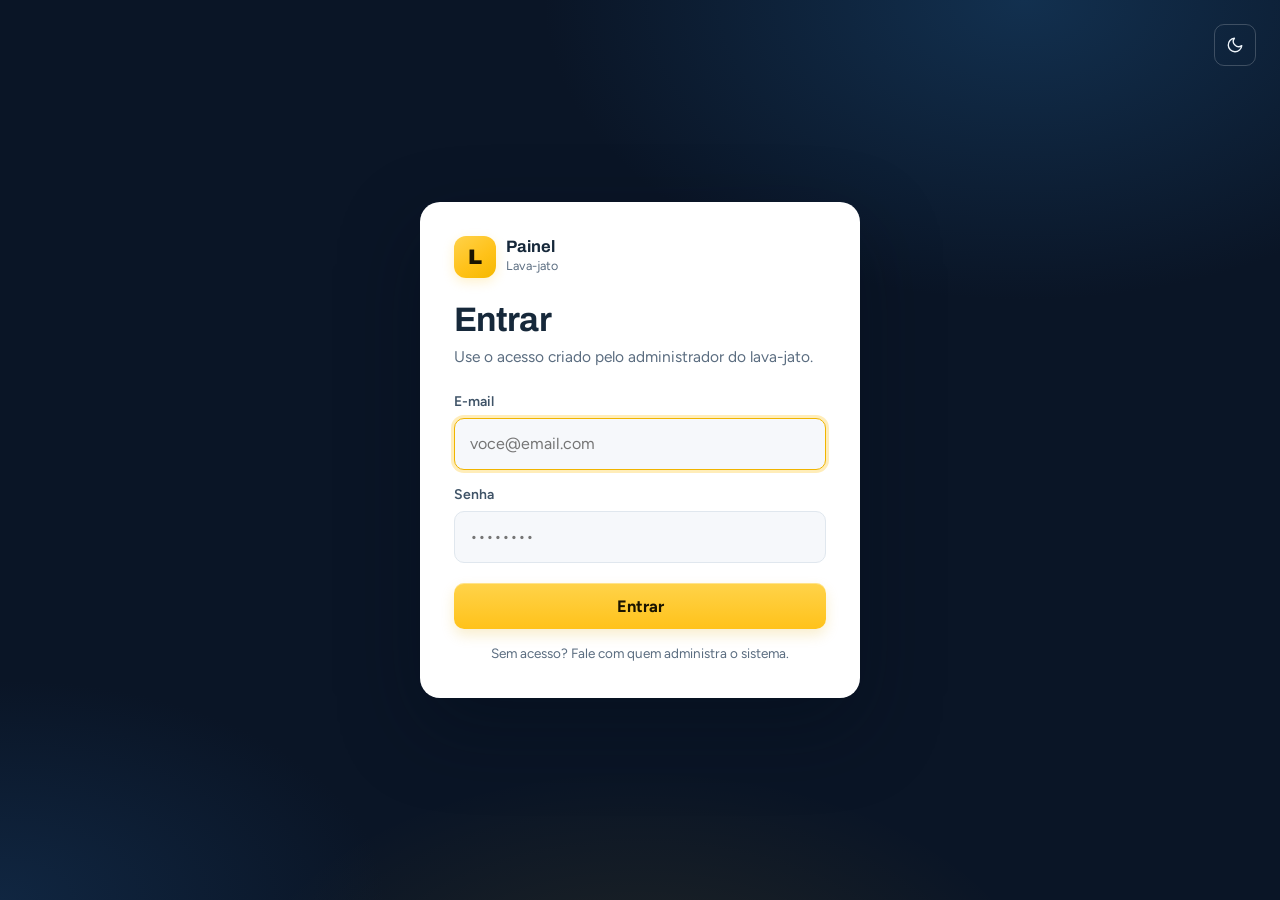
<file: site/admin/index.html>
<!DOCTYPE html>
<html lang="pt-BR">
<head>
<meta charset="utf-8">
<meta name="viewport" content="width=device-width, initial-scale=1, viewport-fit=cover">
<title>Painel do lava-jato</title>
<meta name="robots" content="noindex,nofollow">
<meta name="theme-color" content="#0a1526">
<script>
(function(){
  try{
    var saved = localStorage.getItem("lavajato_theme");
    var dark = saved ? saved === "dark" : window.matchMedia("(prefers-color-scheme: dark)").matches;
    document.documentElement.dataset.theme = dark ? "dark" : "light";
    var meta = document.querySelector('meta[name="theme-color"]');
    if (meta) meta.setAttribute("content", dark ? "#0b1320" : "#0a1526");
  }catch(e){ document.documentElement.dataset.theme = "light"; }
})();
</script>
<link rel="icon" href="data:image/svg+xml,%3Csvg xmlns='http://www.w3.org/2000/svg' viewBox='0 0 64 64'%3E%3Crect width='64' height='64' rx='14' fill='%230a1526'/%3E%3Cpath d='M32 12c7 10 12 16 12 22a12 12 0 0 1-24 0c0-6 5-12 12-22z' fill='%23ffc21a'/%3E%3C/svg%3E">
<link rel="preconnect" href="https://fonts.googleapis.com">
<link rel="preconnect" href="https://fonts.gstatic.com" crossorigin>
<link href="https://fonts.googleapis.com/css2?family=Archivo:wght@700;800;900&family=Figtree:wght@400;500;600;700&display=swap" rel="stylesheet">
<link rel="stylesheet" href="admin.css">
</head>
<body>

<svg aria-hidden="true" width="0" height="0" style="position:absolute">
  <symbol id="sym-moon" viewBox="0 0 24 24" fill="none" stroke="currentColor" stroke-width="1.8" stroke-linecap="round" stroke-linejoin="round">
    <path d="M21 12.79A9 9 0 1 1 11.21 3 7 7 0 0 0 21 12.79z"/>
  </symbol>
  <symbol id="sym-sun" viewBox="0 0 24 24" fill="none" stroke="currentColor" stroke-width="1.8" stroke-linecap="round" stroke-linejoin="round">
    <circle cx="12" cy="12" r="4.2"/>
    <path d="M12 2v2M12 20v2M4.93 4.93l1.42 1.42M17.66 17.66l1.41 1.41M2 12h2M20 12h2M4.93 19.07l1.42-1.42M17.66 6.34l1.41-1.41"/>
  </symbol>
</svg>

<!-- ================= LOGIN ================= -->
<div class="login-wrap" id="loginView">
  <form class="login-card" id="loginForm" autocomplete="on">
    <div class="brand">
      <span class="brand-mark" id="loginMark">L</span>
      <span><b>Painel</b><small>Lava-jato</small></span>
    </div>

    <h1>Entrar</h1>
    <p class="lead">Use o acesso criado pelo administrador do lava-jato.</p>

    <label for="email">E-mail</label>
    <input id="email" name="email" type="email" autocomplete="username" required placeholder="voce@email.com">

    <label for="password">Senha</label>
    <input id="password" name="password" type="password" autocomplete="current-password" required placeholder="••••••••">

    <p class="form-error" id="loginError" role="alert" hidden></p>

    <button class="btn btn-block" type="submit" id="loginBtn">Entrar</button>
    <p class="hint">Sem acesso? Fale com quem administra o sistema.</p>
  </form>

  <button type="button" class="theme-toggle login-theme" data-theme-toggle aria-label="Ativar tema escuro" title="Ativar tema escuro">
    <svg class="i-moon" viewBox="0 0 24 24" aria-hidden="true"><use href="#sym-moon"/></svg>
    <svg class="i-sun" viewBox="0 0 24 24" aria-hidden="true"><use href="#sym-sun"/></svg>
  </button>
</div>

<!-- ================= APP ================= -->
<div id="appView" hidden>
  <header class="topbar">
    <div class="topbar-inner">
      <div class="brand">
        <span class="brand-mark" id="brandMark">L</span>
        <span>
          <b id="tenantName">Carregando…</b>
          <small>Painel do lava-jato</small>
        </span>
      </div>

      <div class="top-actions">
        <select id="tenantSwitch" class="tenant-switch" aria-label="Lava-jato" hidden></select>
        <span class="user-email" id="userEmail"></span>
        <button type="button" class="theme-toggle" data-theme-toggle aria-label="Ativar tema escuro" title="Ativar tema escuro">
          <svg class="i-moon" viewBox="0 0 24 24" aria-hidden="true"><use href="#sym-moon"/></svg>
          <svg class="i-sun" viewBox="0 0 24 24" aria-hidden="true"><use href="#sym-sun"/></svg>
        </button>
        <a class="btn-ghost" id="masterLink" href="../master/" hidden>Painel master</a>
        <a class="btn-ghost" id="viewSiteLink" href="../" target="_blank" rel="noopener">Ver site</a>
        <button class="btn-ghost" id="logoutBtn" type="button">Sair</button>
      </div>
    </div>
  </header>

  <nav class="tabs" aria-label="Seções do painel">
    <button type="button" data-tab="agenda" class="active" aria-current="page">Agenda</button>
    <button type="button" data-tab="clientes">Clientes</button>
    <button type="button" data-tab="resumo">Resumo</button>
    <button type="button" data-tab="site">Minha marca</button>
    <button type="button" data-tab="ajustes">Ajustes</button>
    <a class="master-tab" id="masterTab" href="../master/" hidden>Master</a>
  </nav>

  <main class="wrap">

    <!-- ---------- AGENDA ---------- -->
    <section id="tab-agenda" class="tab-panel">
      <div class="toolbar">
        <div class="date-nav">
          <button type="button" id="prevDay" class="icon-btn" aria-label="Dia anterior">‹</button>
          <input type="date" id="dayInput" aria-label="Dia da agenda">
          <button type="button" id="nextDay" class="icon-btn" aria-label="Próximo dia">›</button>
          <button type="button" id="todayBtn" class="btn-sm ghost">Hoje</button>
        </div>

        <div class="toolbar-right">
          <label class="check">
            <input type="checkbox" id="showCancelled">
            <span>Cancelados</span>
          </label>
          <button type="button" id="blockBtn" class="btn-sm ghost">Bloquear</button>
          <button type="button" id="refreshBtn" class="btn-sm ghost">Atualizar</button>
          <button type="button" id="newBookingBtn" class="btn">+ Novo agendamento</button>
        </div>
      </div>

      <div class="day-head">
        <h1 id="dayTitle">—</h1>
        <div class="day-head-right">
          <p id="daySummary" class="muted">Carregando…</p>
          <button type="button" id="closeDayBtn" class="btn-sm ghost">Fechar caixa</button>
        </div>
      </div>

      <div id="agendaList" class="agenda" aria-live="polite"></div>
    </section>

    <!-- ---------- CLIENTES ---------- -->
    <section id="tab-clientes" class="tab-panel" hidden>
      <div class="toolbar">
        <input type="search" id="clientSearch" placeholder="Buscar por nome ou telefone" aria-label="Buscar cliente">
        <span id="clientCount" class="muted"></span>
      </div>
      <div id="clientList" class="clients" aria-live="polite"></div>
    </section>

    <!-- ---------- RESUMO ---------- -->
    <section id="tab-resumo" class="tab-panel" hidden>
      <div class="toolbar">
        <div>
          <h1 class="page-title">Resumo</h1>
          <p class="muted" id="periodLabel">—</p>
        </div>
        <select id="periodSelect" class="select" aria-label="Período">
          <option value="today">Hoje</option>
          <option value="week" selected>Esta semana</option>
          <option value="month">Este mês</option>
        </select>
      </div>

      <div id="kpis" class="kpis" aria-live="polite"></div>

      <div class="grid-2">
        <div class="card">
          <h2>Serviços mais vendidos</h2>
          <div id="topServices" class="rank"></div>
        </div>
        <div class="card">
          <h2>Próximos agendamentos</h2>
          <div id="upcoming" class="mini-list"></div>
        </div>
      </div>
    </section>

    <!-- ---------- MINHA MARCA ---------- -->
    <section id="tab-site" class="tab-panel" hidden>
      <div class="toolbar">
        <div>
          <h1 class="page-title">Minha marca</h1>
          <p class="muted">Nome, endereço, logo, frase e cor do seu site. O layout e os demais textos são padronizados.</p>
        </div>
        <a class="btn-sm" id="siteOpenLink" href="../" target="_blank" rel="noopener">Abrir site</a>
      </div>

      <div class="card identity-card">
        <h2>Nome e endereço</h2>
        <p class="muted card-lead">O nome aparece no topo do site e no painel. O endereço aparece no contato e no mapa.</p>
        <form id="identityForm" autocomplete="off">
          <div class="form-grid">
            <label class="span-2">Nome do site
              <input id="siteName" maxlength="60" placeholder="Ex.: Caprichoso Estética Automotiva" required>
            </label>
            <label class="span-2">Endereço
              <input id="siteAddress" maxlength="160" placeholder="Rua, número, bairro, cidade/UF" required>
            </label>
          </div>
          <div class="profile-actions">
            <span class="muted" id="identityStatus">Alterações valem para o site e o painel.</span>
            <button class="btn" type="submit" id="identitySave">Salvar dados</button>
          </div>
        </form>
      </div>

      <div class="empty" id="siteUnsupported" hidden>
        <b>Personalização de marca indisponível no momento.</b>
        Fale com o suporte para liberar o upload da logo e a cor do site.
      </div>

      <form id="siteForm" class="site-editor" autocomplete="off">
        <div class="grid-2">
          <div class="card">
            <h2>Logo</h2>
            <p class="muted card-lead">A logo aparece no topo do site e no chat. Use uma imagem horizontal ou quadrada, com fundo transparente se possível.</p>

            <div class="logo-row">
              <div class="logo-preview" id="siteLogoPreview" aria-hidden="true">C</div>
              <div class="logo-actions">
                <label class="btn-sm logo-file" for="siteLogoInput">Escolher imagem</label>
                <input id="siteLogoInput" type="file" accept="image/png,image/jpeg,image/webp" hidden>
                <button type="button" class="btn-sm" id="siteLogoUpload" disabled>Enviar logo</button>
                <button type="button" class="btn-sm danger" id="siteLogoRemove">Remover</button>
              </div>
            </div>
            <p class="form-hint" id="siteLogoHint">PNG, JPG ou WebP, até 2 MB. Recomendado: 512 × 512 px ou uma logo horizontal com fundo transparente.</p>
          </div>

          <div class="card">
            <h2>Cor de destaque</h2>
            <p class="muted card-lead">O layout continua padrão. A cor muda botões, detalhes e destaques.</p>
            <div class="theme-grid" id="siteThemes">
              <label class="theme-option">
                <input type="radio" name="siteTheme" value="sun">
                <span class="theme-swatch sun"></span>
                <span><b>Amarelo</b><small>Padrão</small></span>
              </label>
              <label class="theme-option">
                <input type="radio" name="siteTheme" value="sky">
                <span class="theme-swatch sky"></span>
                <span><b>Azul</b><small>Esportivo</small></span>
              </label>
              <label class="theme-option">
                <input type="radio" name="siteTheme" value="mint">
                <span class="theme-swatch mint"></span>
                <span><b>Verde</b><small>Limpeza</small></span>
              </label>
              <label class="theme-option">
                <input type="radio" name="siteTheme" value="coral">
                <span class="theme-swatch coral"></span>
                <span><b>Vermelho</b><small>Impacto</small></span>
              </label>
            </div>
          </div>
        </div>

        <div class="card hero-phrase-card">
          <h2>Frase de abertura</h2>
          <p class="muted card-lead">É a primeira frase do site. A última palavra recebe a cor de destaque.</p>
          <div class="form-grid">
            <label class="span-2">Frase
              <input id="siteHeroPhrase" maxlength="90" placeholder="Seu carro merece capricho." required>
            </label>
          </div>
          <div class="hero-phrase-preview" id="siteHeroPreview" data-theme="sun" aria-hidden="true"></div>
          <p class="form-hint">Máximo de 90 caracteres. A última palavra fica em destaque no site.</p>
        </div>

        <div class="card brand-standard">
          <h2>O que é padronizado</h2>
          <p class="muted card-lead">O layout, as seções, os demais textos e o fluxo de agendamento são iguais para todos os lava-jatos. A página é nossa; a marca é sua.</p>
          <div class="brand-facts">
            <span>Layout fixo</span>
            <span>Textos revisados</span>
            <span>Agendamento testado</span>
            <span>Atualizações automáticas</span>
          </div>
          <p class="form-hint">WhatsApp e horários ficam em <b>Ajustes</b>. Precisa de uma página sob medida? Fale com o suporte para avaliar um projeto separado.</p>
        </div>

        <div class="site-savebar">
          <span class="muted" id="siteSaveStatus">A frase e a cor são aplicadas ao site quando você salvar.</span>
          <button class="btn" type="submit" id="siteSave">Salvar marca</button>
        </div>
      </form>
    </section>

    <!-- ---------- AJUSTES ---------- -->
    <section id="tab-ajustes" class="tab-panel" hidden>
      <div class="toolbar">
        <div>
          <h1 class="page-title">Ajustes</h1>
          <p class="muted">Serviços, boxes, contato e horários.</p>
        </div>
      </div>

      <div class="card services-card">
        <div class="services-head">
          <div>
            <h2>Serviços e preços</h2>
            <p class="muted card-lead">Cadastre o que o lava-jato oferece e o valor por tipo de carro. Serviço sem preço para um veículo não aparece para ele.</p>
          </div>
          <button type="button" class="btn-sm" id="newServiceBtn">+ Novo serviço</button>
        </div>
        <div id="serviceList" class="service-list"></div>
      </div>

      <div class="grid-2">
        <div class="card">
          <h2>Boxes</h2>
          <p class="muted card-lead">Cada box atende um carro por vez. A página do cliente escolhe um box livre automaticamente.</p>
          <div id="boxList" class="box-list"></div>
          <form id="boxForm" class="inline-form">
            <input id="boxName" placeholder="Novo box (ex.: Box 2)" maxlength="30" required>
            <button class="btn-sm" type="submit">Adicionar</button>
          </form>
        </div>

        <div class="card">
          <h2>WhatsApp</h2>
          <p class="muted card-lead">Número do WhatsApp do lava-jato — usado no site e no fechamento do dia.</p>
          <form id="whatsForm" class="inline-form">
            <input id="tenantWhats" inputmode="tel" placeholder="5527999999999">
            <button class="btn-sm" type="submit">Salvar</button>
          </form>
          <p class="form-hint">Com código do país e DDD, só números. Ex.: 5527999999999.</p>
        </div>
      </div>

      <div class="card">
        <h2>Horários de funcionamento</h2>
        <p class="muted card-lead">Definem os horários livres do dia e aparecem na página de agendamento.</p>
        <form id="profileForm" autocomplete="off">
          <div class="hours-editor" id="hoursEditor"></div>
          <div class="profile-actions">
            <span class="muted" id="profileStatus">Alterações valem para novos agendamentos.</span>
            <button class="btn" type="submit" id="profileSave">Salvar horários</button>
          </div>
        </form>
      </div>
    </section>

  </main>
</div>

<!-- ================= CLIENTE (modal) ================= -->
<div class="modal" id="clientModal" hidden>
  <div class="modal-card" role="dialog" aria-modal="true" aria-labelledby="clientModalName">
    <button type="button" class="modal-close" id="clientModalClose" aria-label="Fechar">×</button>
    <h2 id="clientModalName">—</h2>
    <p class="muted" id="clientModalMeta"></p>
    <div id="clientModalBody" class="mini-list"></div>
    <div class="modal-actions client-actions">
      <button type="button" class="btn-sm danger" id="clientDelete">Excluir contato</button>
      <button type="button" class="btn" id="clientEdit">Editar contato</button>
    </div>
  </div>
</div>

<!-- ================= EDITAR CONTATO ================= -->
<div class="modal" id="customerModal" hidden>
  <form class="modal-card" id="customerForm" autocomplete="off">
    <button type="button" class="modal-close" id="customerModalClose" aria-label="Fechar">×</button>
    <h2>Editar contato</h2>
    <p class="muted card-lead">O histórico de agendamentos continua o mesmo.</p>

    <input type="hidden" id="cuId">

    <div class="form-grid">
      <label class="span-2">Nome
        <input id="cuName" maxlength="80" placeholder="Nome do cliente" required>
      </label>
      <label>WhatsApp
        <input id="cuPhone" inputmode="tel" placeholder="(27) 99999-9999">
      </label>
      <label>Placa
        <input id="cuPlate" maxlength="10" placeholder="Opcional">
      </label>
      <label class="span-2">Observações
        <input id="cuNotes" maxlength="200" placeholder="Opcional">
      </label>
    </div>

    <p class="form-error" id="cuError" hidden></p>

    <div class="modal-actions">
      <button type="button" class="btn-sm" id="cuCancel">Cancelar</button>
      <button type="submit" class="btn" id="cuSave">Salvar</button>
    </div>
  </form>
</div>

<!-- ================= NOVO AGENDAMENTO / REMARCAR ================= -->
<div class="modal" id="bookingModal" hidden>
  <form class="modal-card" id="bookingForm" autocomplete="off">
    <button type="button" class="modal-close" id="bookingClose" aria-label="Fechar">×</button>
    <h2 id="bookingTitle">Novo agendamento</h2>
    <p class="muted card-lead" id="bookingSub">Encaixe ou agendamento feito no balcão.</p>

    <div class="form-grid">
      <label class="span-2">Nome
        <input id="bkName" maxlength="80" placeholder="Nome do cliente" required>
      </label>
      <label>WhatsApp
        <input id="bkPhone" inputmode="tel" placeholder="(27) 99999-9999">
      </label>
      <label>Veículo
        <select id="bkVehicle" required></select>
      </label>
      <label>Serviço
        <select id="bkService" required></select>
      </label>
      <label>Box
        <select id="bkBox"><option value="">Automático</option></select>
      </label>
      <label>Dia
        <input type="date" id="bkDate" required>
      </label>
      <label>Hora
        <select id="bkTime" required></select>
      </label>
      <label class="span-2">Observação
        <input id="bkNotes" maxlength="200" placeholder="Opcional">
      </label>
    </div>

    <p class="form-hint" id="bkHint"></p>
    <p class="form-error" id="bkError" hidden></p>

    <div class="modal-actions">
      <button type="button" class="btn-sm" id="bkCancel">Cancelar</button>
      <button type="submit" class="btn" id="bkSave">Salvar</button>
    </div>
  </form>
</div>

<!-- ================= BLOQUEAR HORÁRIO ================= -->
<div class="modal" id="blockModal" hidden>
  <form class="modal-card" id="blockForm">
    <button type="button" class="modal-close" id="blockClose" aria-label="Fechar">×</button>
    <h2>Bloquear horário</h2>
    <p class="muted card-lead">Almoço, feriado ou imprevisto. Vale para todos os boxes.</p>

    <div class="form-grid">
      <label class="span-2">Dia
        <input type="date" id="blDate" required>
      </label>
      <label>De
        <input type="time" id="blFrom" required>
      </label>
      <label>Até
        <input type="time" id="blTo" required>
      </label>
      <label class="span-2">Motivo
        <input id="blReason" maxlength="60" placeholder="Almoço, feriado...">
      </label>
    </div>

    <p class="form-error" id="blError" hidden></p>

    <div class="modal-actions">
      <button type="button" class="btn-sm" id="blCancel">Cancelar</button>
      <button type="submit" class="btn" id="blSave">Bloquear</button>
    </div>
  </form>
</div>

<!-- ================= FECHAMENTO DO DIA ================= -->
<div class="modal" id="closeModal" hidden>
  <div class="modal-card" role="dialog" aria-modal="true" aria-labelledby="closeTitle">
    <button type="button" class="modal-close" id="closeModalX" aria-label="Fechar">×</button>
    <h2 id="closeTitle">Fechamento do dia</h2>
    <p class="muted card-lead" id="closeSub"></p>
    <pre class="report-preview" id="closeReport"></pre>
    <div class="modal-actions">
      <button type="button" class="btn-sm" id="closeCopy">Copiar</button>
      <a class="btn" id="closeSend" target="_blank" rel="noopener">Enviar no WhatsApp</a>
    </div>
  </div>
</div>

<!-- ================= SERVIÇO (novo / editar) ================= -->
<div class="modal" id="serviceModal" hidden>
  <form class="modal-card modal-wide" id="serviceForm" autocomplete="off">
    <button type="button" class="modal-close" id="serviceModalClose" aria-label="Fechar">×</button>
    <h2 id="serviceTitle">Novo serviço</h2>
    <p class="muted card-lead" id="serviceSub">O serviço aparece no site assim que tiver pelo menos um preço.</p>

    <input type="hidden" id="svId">

    <div class="form-grid">
      <label class="span-2">Nome
        <input id="svName" maxlength="60" placeholder="Ex.: Lavagem completa" required>
      </label>
      <label id="svCategoryField">Categoria
        <input id="svCategory" list="serviceCategories" maxlength="30" placeholder="Lavagem, Polimento...">
      </label>
      <label>Duração base (min)
        <input id="svMinutes" type="number" min="5" step="5" value="30" required>
      </label>
      <label>Ordem
        <input id="svOrder" type="number" min="0" step="1" value="0">
      </label>
      <label>Ativo no site
        <select id="svActive">
          <option value="true">Sim</option>
          <option value="false">Não</option>
        </select>
      </label>
      <label class="span-2">Descrição
        <input id="svDescription" maxlength="120" placeholder="Opcional">
      </label>
    </div>

    <datalist id="serviceCategories">
      <option value="Lavagem"></option>
      <option value="Polimento"></option>
      <option value="Higienização"></option>
      <option value="Proteção"></option>
      <option value="Estética"></option>
    </datalist>

    <div class="price-matrix">
      <div class="price-head">
        <span>Veículo</span>
        <span>Preço (R$)</span>
        <span>Duração (min)</span>
      </div>
      <div id="svPrices"></div>
    </div>
    <p class="form-hint">Preencha pelo menos um veículo. Deixe a duração vazia para usar a duração base ajustada pelo porte; preencha para forçar outro tempo.</p>

    <p class="form-error" id="svError" hidden></p>

    <div class="modal-actions">
      <button type="button" class="btn-sm" id="svCancel">Cancelar</button>
      <button type="submit" class="btn" id="svSave">Salvar</button>
    </div>
  </form>
</div>

<div class="toast" id="toast" role="status" aria-live="polite" hidden></div>

<script src="config.js"></script>
<script src="admin.js"></script>
</body>
</html>
</file>
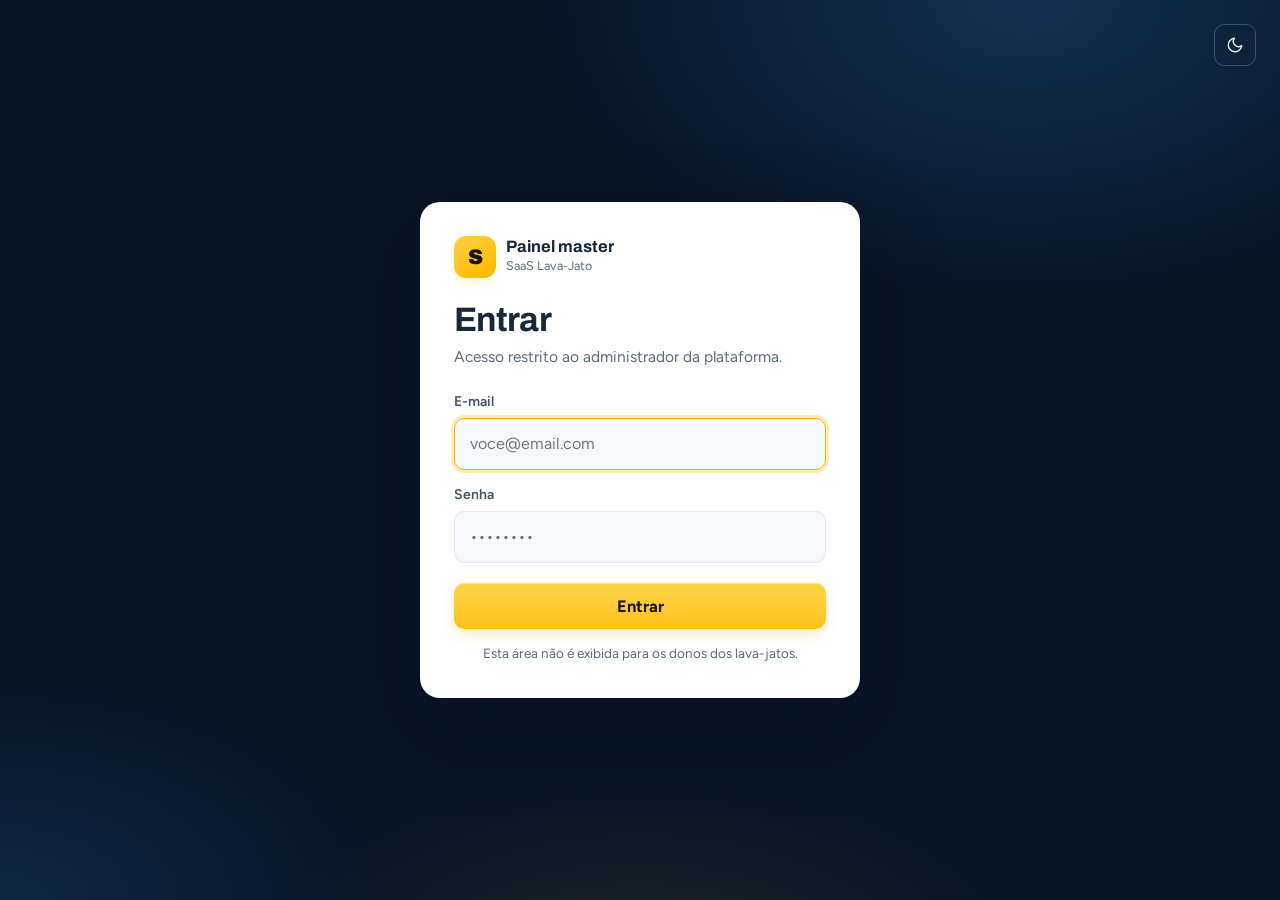
<file: site/master/index.html>
<!DOCTYPE html>
<html lang="pt-BR">
<head>
<meta charset="utf-8">
<meta name="viewport" content="width=device-width, initial-scale=1, viewport-fit=cover">
<title>Painel master · SaaS Lava-Jato</title>
<meta name="robots" content="noindex,nofollow">
<meta name="theme-color" content="#0a1526">
<script>
(function(){
  try{
    var saved = localStorage.getItem("lavajato_theme");
    var dark = saved ? saved === "dark" : window.matchMedia("(prefers-color-scheme: dark)").matches;
    document.documentElement.dataset.theme = dark ? "dark" : "light";
  }catch(e){ document.documentElement.dataset.theme = "light"; }
})();
</script>
<link rel="icon" href="data:image/svg+xml,%3Csvg xmlns='http://www.w3.org/2000/svg' viewBox='0 0 64 64'%3E%3Crect width='64' height='64' rx='14' fill='%230a1526'/%3E%3Cpath d='M32 12c7 10 12 16 12 22a12 12 0 0 1-24 0c0-6 5-12 12-22z' fill='%23ffc21a'/%3E%3C/svg%3E">
<link rel="preconnect" href="https://fonts.googleapis.com">
<link rel="preconnect" href="https://fonts.gstatic.com" crossorigin>
<link href="https://fonts.googleapis.com/css2?family=Archivo:wght@700;800;900&family=Figtree:wght@400;500;600;700&display=swap" rel="stylesheet">
<link rel="stylesheet" href="../admin/admin.css">
<link rel="stylesheet" href="master.css">
</head>
<body>

<svg aria-hidden="true" width="0" height="0" style="position:absolute">
  <symbol id="sym-moon" viewBox="0 0 24 24" fill="none" stroke="currentColor" stroke-width="1.8" stroke-linecap="round" stroke-linejoin="round">
    <path d="M21 12.79A9 9 0 1 1 11.21 3 7 7 0 0 0 21 12.79z"/>
  </symbol>
  <symbol id="sym-sun" viewBox="0 0 24 24" fill="none" stroke="currentColor" stroke-width="1.8" stroke-linecap="round" stroke-linejoin="round">
    <circle cx="12" cy="12" r="4.2"/>
    <path d="M12 2v2M12 20v2M4.93 4.93l1.42 1.42M17.66 17.66l1.41 1.41M2 12h2M20 12h2M4.93 19.07l1.42-1.42M17.66 6.34l1.41-1.41"/>
  </symbol>
</svg>

<!-- ================= LOGIN ================= -->
<div class="login-wrap" id="loginView">
  <form class="login-card" id="loginForm" autocomplete="on">
    <div class="brand">
      <span class="brand-mark master-mark">S</span>
      <span><b>Painel master</b><small>SaaS Lava-Jato</small></span>
    </div>

    <h1>Entrar</h1>
    <p class="lead">Acesso restrito ao administrador da plataforma.</p>

    <label for="email">E-mail</label>
    <input id="email" name="email" type="email" autocomplete="username" required placeholder="voce@email.com">

    <label for="password">Senha</label>
    <input id="password" name="password" type="password" autocomplete="current-password" required placeholder="••••••••">

    <p class="form-error" id="loginError" role="alert" hidden></p>

    <button class="btn btn-block" type="submit" id="loginBtn">Entrar</button>
    <p class="hint">Esta área não é exibida para os donos dos lava-jatos.</p>
  </form>

  <button type="button" class="theme-toggle login-theme" data-theme-toggle aria-label="Ativar tema escuro" title="Ativar tema escuro">
    <svg class="i-moon" viewBox="0 0 24 24" aria-hidden="true"><use href="#sym-moon"/></svg>
    <svg class="i-sun" viewBox="0 0 24 24" aria-hidden="true"><use href="#sym-sun"/></svg>
  </button>
</div>

<!-- ================= APP ================= -->
<div id="appView" hidden>
  <header class="topbar">
    <div class="topbar-inner master-topbar">
      <div class="brand">
        <span class="brand-mark master-mark">S</span>
        <span>
          <b>Painel master</b>
          <small>SaaS Lava-Jato</small>
        </span>
      </div>

      <div class="top-actions">
        <span class="pill master-pill">Administrador</span>
        <span class="user-email" id="userEmail"></span>
        <button type="button" class="theme-toggle" data-theme-toggle aria-label="Ativar tema escuro" title="Ativar tema escuro">
          <svg class="i-moon" viewBox="0 0 24 24" aria-hidden="true"><use href="#sym-moon"/></svg>
          <svg class="i-sun" viewBox="0 0 24 24" aria-hidden="true"><use href="#sym-sun"/></svg>
        </button>
        <button class="btn-ghost" id="logoutBtn" type="button">Sair</button>
      </div>
    </div>
  </header>

  <main class="wrap master-wrap">
    <div class="master-head">
      <div>
        <h1>Lava-jatos</h1>
        <p class="muted">Todos os estabelecimentos, donos e cobranças em um lugar.</p>
      </div>
      <div class="master-actions">
        <button type="button" class="btn-sm ghost" id="refreshBtn">Atualizar</button>
        <button type="button" class="btn" id="newTenantBtn">+ Novo lava-jato</button>
      </div>
    </div>

    <div class="master-stats" id="stats">
      <div class="stat-card"><span>Total</span><b>—</b><small>lava-jatos</small></div>
      <div class="stat-card"><span>Ativos</span><b>—</b><small>com site no ar</small></div>
      <div class="stat-card"><span>Em dia</span><b>—</b><small>faturas pagas</small></div>
      <div class="stat-card"><span>Pendências</span><b>—</b><small>pendentes ou atrasadas</small></div>
    </div>

    <div class="card master-list-card">
      <div class="master-filters">
        <input id="searchInput" type="search" placeholder="Buscar por lava-jato, dono, e-mail ou telefone" aria-label="Buscar lava-jato">
        <select id="statusFilter" class="select" aria-label="Filtrar por status">
          <option value="">Todos</option>
          <option value="paid">Em dia</option>
          <option value="pending">Pendente</option>
          <option value="overdue">Atrasado</option>
          <option value="trial">Em teste</option>
          <option value="cancelled">Cancelado</option>
          <option value="suspended">Site suspenso</option>
        </select>
      </div>
      <div class="tenant-list" id="tenantList">
        <div class="empty">Carregando lava-jatos…</div>
      </div>
    </div>
  </main>
</div>

<!-- ================= MODAL DO TENANT ================= -->
<div class="modal" id="tenantModal" hidden>
  <form class="modal-card tenant-modal" id="tenantForm" autocomplete="off" role="dialog" aria-modal="true" aria-labelledby="tenantModalTitle">
    <button type="button" class="modal-close" id="tenantModalClose" aria-label="Fechar">×</button>
    <h2 id="tenantModalTitle">Novo lava-jato</h2>
    <p class="muted" id="tenantModalLead">Cadastre o estabelecimento e o contato do dono.</p>

    <div class="form-section">
      <h3>Estabelecimento</h3>
      <div class="form-grid">
        <label class="span-2">Nome do lava-jato
          <input id="tenantName" maxlength="80" placeholder="Ex.: Lava Jato São José" required>
        </label>
        <label>Link do site (slug)
          <input id="tenantSlug" maxlength="40" placeholder="lava-jato-sao-jose" required>
        </label>
        <label>WhatsApp do lava-jato
          <input id="tenantWhats" inputmode="tel" placeholder="5527999999999">
        </label>
        <label class="span-2">Endereço
          <input id="tenantAddress" maxlength="160" placeholder="Rua, número, bairro, cidade/UF">
        </label>
        <label>Fuso horário
          <input id="tenantTimezone" value="America/Sao_Paulo" placeholder="America/Sao_Paulo">
        </label>
        <label class="check-field">
          <span>Site ativo</span>
          <span class="check"><input type="checkbox" id="tenantActive" checked> Publicar landing</span>
        </label>
      </div>
      <p class="form-hint" id="slugHint">O link ficará: <b>?loja=slug</b>. Depois de salvo, o slug não muda.</p>
    </div>

    <div class="form-section">
      <h3>Dono</h3>
      <div class="form-grid">
        <label>Nome do dono
          <input id="ownerName" maxlength="80" placeholder="Nome completo">
        </label>
        <label>Telefone do dono
          <input id="ownerPhone" inputmode="tel" placeholder="(27) 99999-9999">
        </label>
        <label class="span-2">E-mail do dono
          <input id="ownerEmail" type="email" maxlength="120" placeholder="dono@email.com">
        </label>
      </div>
      <div class="owner-access" id="ownerAccess" hidden>
        <p class="form-hint">O login é criado manualmente no Supabase Auth. Depois, rode o SQL de vínculo para liberar este lava-jato.</p>
        <div class="owner-access-actions">
          <button type="button" class="btn-sm" id="copyAccessSql">Copiar SQL de acesso</button>
          <a class="btn-sm" id="openSupabaseUsers" href="#" target="_blank" rel="noopener">Abrir usuários no Supabase</a>
        </div>
      </div>
    </div>

    <div class="form-section">
      <h3>Cobrança</h3>
      <div class="form-grid">
        <label>Status
          <select id="billingStatus">
            <option value="pending">Pendente</option>
            <option value="paid">Pago</option>
            <option value="trial">Em teste</option>
            <option value="cancelled">Cancelado</option>
          </select>
        </label>
        <label>Valor mensal (R$)
          <input id="billingAmount" inputmode="decimal" placeholder="0,00">
        </label>
        <label>Vencimento
          <input id="billingDue" type="date">
        </label>
        <label class="span-2">Observação da cobrança
          <input id="billingNotes" maxlength="160" placeholder="Ex.: Pix, boleto, desconto...">
        </label>
      </div>
    </div>

    <div class="form-section">
      <h3>Anotações internas</h3>
      <div class="form-grid">
        <label class="span-2">Só você vê
          <textarea id="internalNotes" rows="2" maxlength="500" placeholder="Histórico, combinados, próximos passos..."></textarea>
        </label>
      </div>
    </div>

    <p class="form-error" id="tenantFormError" role="alert" hidden></p>

    <div class="modal-actions">
      <button type="button" class="btn-sm ghost" id="tenantCancel">Cancelar</button>
      <button type="submit" class="btn" id="tenantSave">Salvar lava-jato</button>
    </div>
  </form>
</div>

<div class="toast" id="toast" hidden></div>

<script src="../admin/config.js"></script>
<script src="master.js"></script>
</body>
</html>
</file>
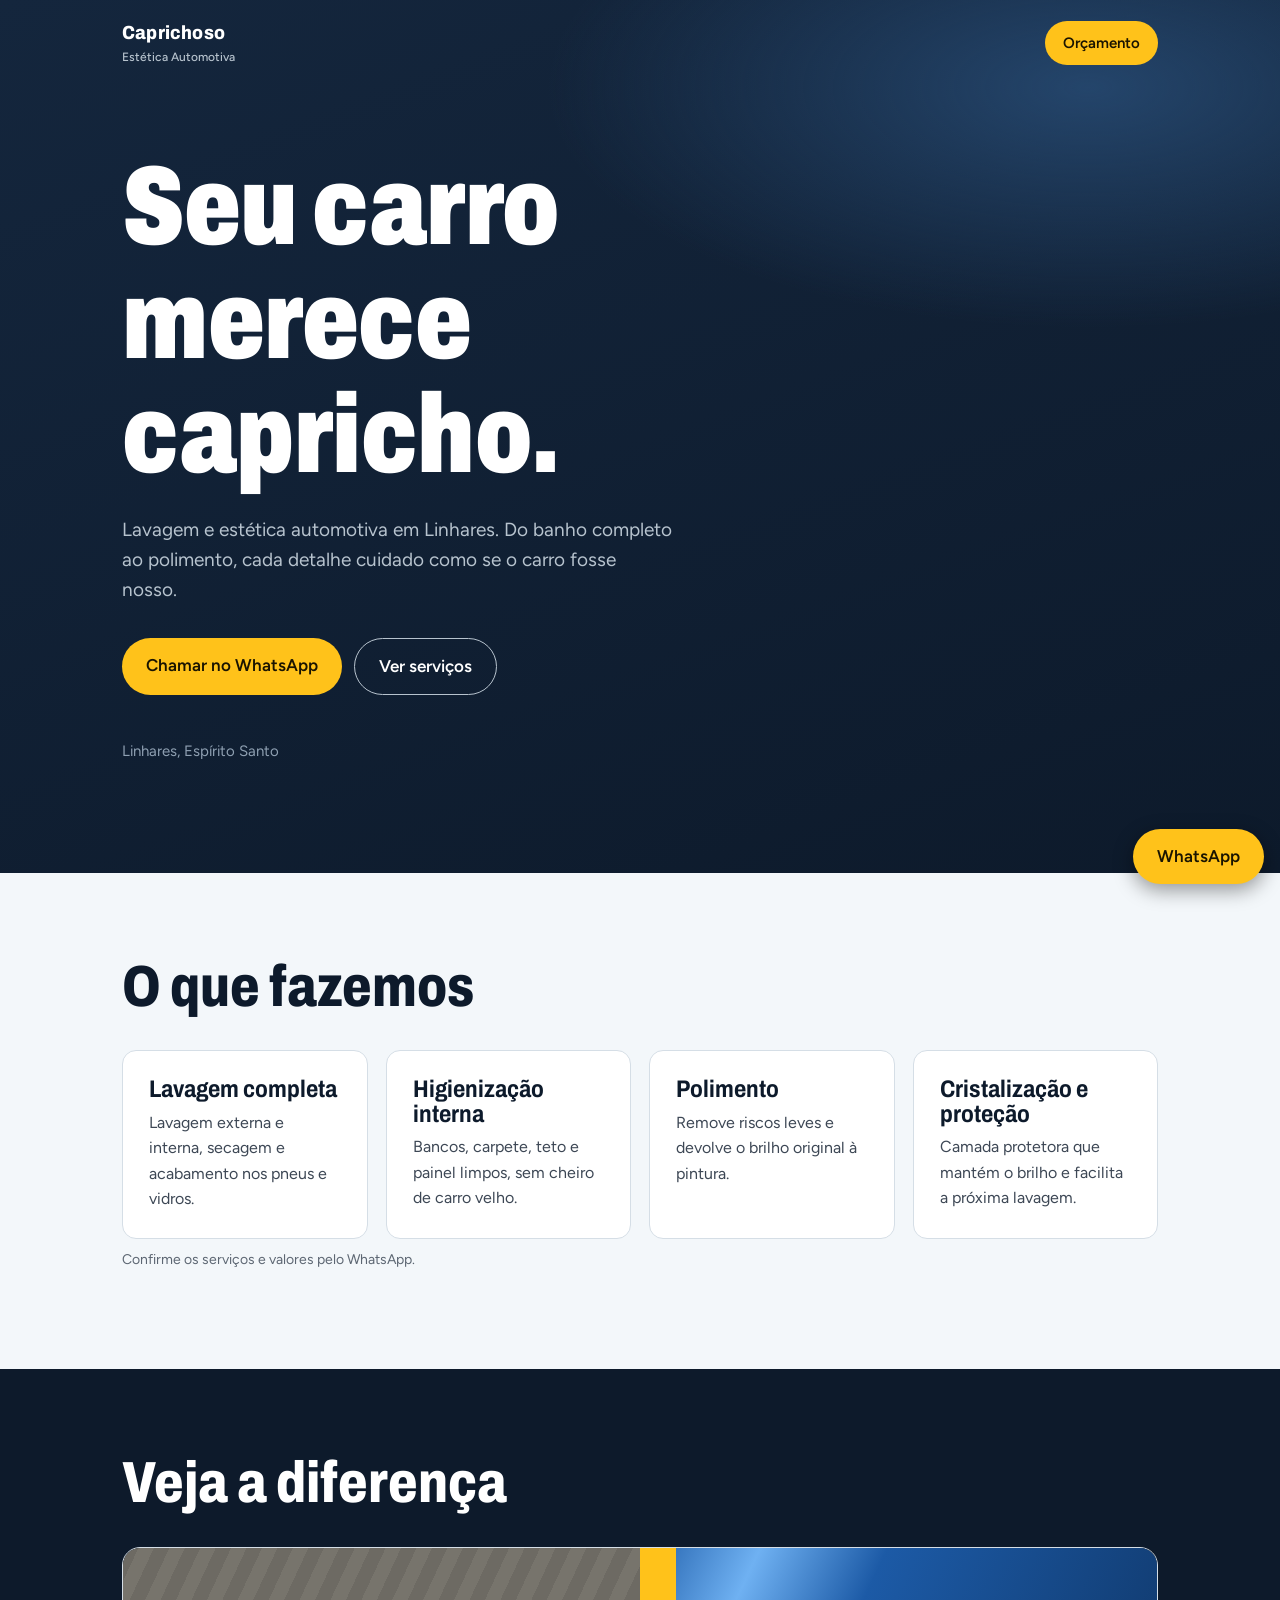
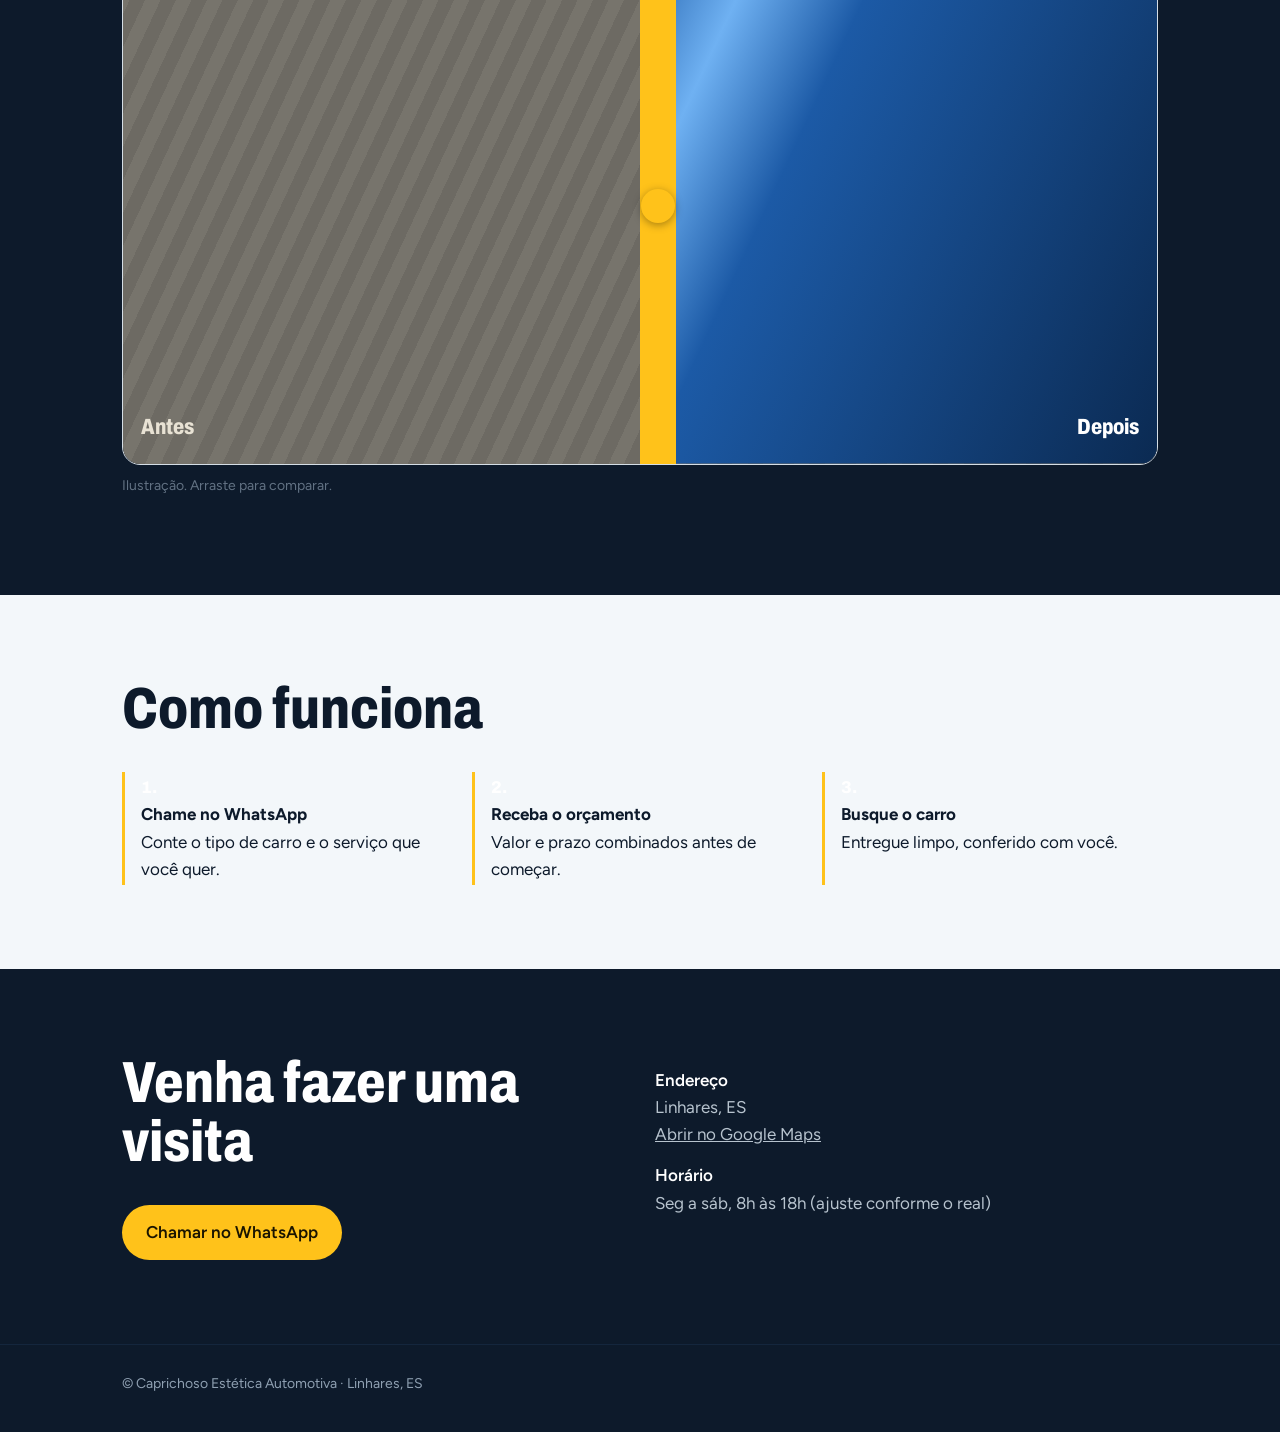
<file: referencias/Caprichoso Estética Automotiva.html>
<!DOCTYPE html>
<html lang="pt-BR">
<head>
<meta charset="utf-8">
<meta name="viewport" content="width=device-width, initial-scale=1, viewport-fit=cover">
<title>Caprichoso Estética Automotiva | Linhares, ES</title>
<meta name="description" content="Lavagem e estética automotiva em Linhares, ES. Cuidado de verdade com o seu carro.">
<link rel="preconnect" href="https://fonts.googleapis.com">
<link rel="preconnect" href="https://fonts.gstatic.com" crossorigin>
<link href="https://fonts.googleapis.com/css2?family=Archivo:wdth,wght@62..125,500..900&family=Figtree:wght@400;500;600&display=swap" rel="stylesheet">
<style>
:root{
  --ink:#0d1a2b; --ink2:#14263d; --foam:#f3f7fa; --foam-text:#0d1a2b;
  --chrome:#b7c3ce; --sun:#ffc21a; --muted:#8fa0b2; --card:#ffffff; --line:#d5dee6;
  box-sizing:border-box; padding-top:env(safe-area-inset-top,0px); padding-bottom:env(safe-area-inset-bottom,0px);
}
@media (prefers-color-scheme:dark){
  :root:not([data-theme="light"]){--foam:#0a1422;--foam-text:#e8eef4;--card:#122238;--line:#223650}
}
:root[data-theme="dark"]{--foam:#0a1422;--foam-text:#e8eef4;--card:#122238;--line:#223650}
html{scroll-padding-top:env(safe-area-inset-top,0px);scroll-behavior:smooth}
*{box-sizing:border-box}
body{margin:0;background:var(--ink);color:#fff;font-family:Figtree,system-ui,sans-serif;line-height:1.6;font-size:17px}
a{color:inherit}
.wrap{max-width:1080px;margin:0 auto;padding:0 22px}
h1,h2,h3{font-family:Archivo,Impact,sans-serif;line-height:1.02;margin:0}
:focus-visible{outline:3px solid var(--sun);outline-offset:3px}

/* topo */
header{position:absolute;inset:0 0 auto 0;z-index:5;padding:18px 0}
header .wrap{display:flex;justify-content:space-between;align-items:center}
.logo{font-family:Archivo,sans-serif;font-weight:800;font-stretch:90%;font-size:19px;text-decoration:none;letter-spacing:.2px}
.logo small{display:block;font-family:Figtree;font-weight:500;font-size:12px;color:var(--chrome);letter-spacing:0}
.btn{display:inline-block;background:var(--sun);color:#1a1400;font-weight:600;text-decoration:none;padding:14px 24px;border-radius:999px;transition:transform .15s}
.btn:hover{transform:translateY(-2px)}
.btn.ghost{background:transparent;color:#fff;border:1.5px solid var(--chrome)}
header .btn{padding:10px 18px;font-size:15px}

/* hero: o brilho passa pela pintura uma vez */
.hero{position:relative;overflow:hidden;padding:150px 0 110px;background:
  radial-gradient(900px 400px at 85% 10%,#24456b 0%,transparent 60%),linear-gradient(160deg,var(--ink2),var(--ink))}
.hero::after{content:"";position:absolute;top:-20%;bottom:-20%;width:34%;left:-50%;
  background:linear-gradient(100deg,transparent,rgba(255,255,255,.16),transparent);transform:skewX(-18deg);
  animation:sheen 2.2s .5s ease-out forwards}
@keyframes sheen{to{left:130%}}
.hero h1{font-size:clamp(46px,10vw,112px);font-weight:900;font-stretch:75%;max-width:11ch;letter-spacing:-.5px}
.hero p{max-width:46ch;color:var(--chrome);font-size:19px;margin:22px 0 32px}
.cta{display:flex;gap:12px;flex-wrap:wrap}
.hero .meta{margin-top:44px;color:var(--muted);font-size:15px}

/* seções */
section{padding:84px 0}
.light{background:var(--foam);color:var(--foam-text)}
h2{font-size:clamp(34px,6vw,58px);font-weight:800;font-stretch:80%;margin-bottom:34px}
.services{display:grid;grid-template-columns:repeat(auto-fit,minmax(230px,1fr));gap:18px}
.services div{background:var(--card);border:1px solid var(--line);border-radius:14px;padding:26px}
.services h3{font-size:24px;font-weight:700;font-stretch:85%;margin-bottom:8px}
.services p{margin:0;opacity:.8;font-size:16px}

/* antes e depois */
.ba{position:relative;aspect-ratio:16/8;min-height:230px;border-radius:18px;overflow:hidden;border:1px solid var(--line);user-select:none}
.ba>div{position:absolute;inset:0;display:flex;align-items:flex-end;padding:18px;font-family:Archivo;font-weight:800;font-size:22px;font-stretch:80%}
.before{background:repeating-linear-gradient(115deg,#6d6a63 0 14px,#77746c 14px 28px);color:#e8e2d4}
.after{background:linear-gradient(115deg,#0b2a52,#1c5aa6 40%,#6fb1f2 50%,#1c5aa6 60%,#0b2a52);color:#fff;justify-content:flex-end;clip-path:inset(0 0 0 var(--p,50%))}
.ba input{position:absolute;inset:0;width:100%;height:100%;opacity:0;cursor:ew-resize;margin:0}
.ba .bar{position:absolute;top:0;bottom:0;left:var(--p,50%);width:3px;background:var(--sun);pointer-events:none}
.ba .bar::after{content:"";position:absolute;top:50%;left:50%;width:34px;height:34px;margin:-17px;border-radius:50%;background:var(--sun);box-shadow:0 2px 8px rgba(0,0,0,.35)}
.note{font-size:14px;opacity:.65;margin-top:10px}

/* como funciona / contato */
.steps{display:grid;gap:14px;grid-template-columns:repeat(auto-fit,minmax(220px,1fr));counter-reset:s;padding:0;list-style:none;margin:0}
.steps li{counter-increment:s;border-left:3px solid var(--sun);padding:2px 0 2px 16px;color:var(--chrome)}
.steps li::before{content:counter(s) ". ";font-family:Archivo;font-weight:800;color:#fff}
.steps b{color:#fff;display:block}
.contact{display:grid;gap:30px;grid-template-columns:repeat(auto-fit,minmax(260px,1fr));align-items:start}
.contact dl{margin:0}.contact dt{font-weight:600;margin-top:14px}.contact dd{margin:0;color:var(--chrome)}
footer{padding:28px 0 36px;color:var(--muted);font-size:14px;border-top:1px solid var(--ink2)}
.fab{position:fixed;right:16px;bottom:calc(16px + env(safe-area-inset-bottom,0px));z-index:9;box-shadow:0 6px 20px rgba(0,0,0,.4)}
@media (prefers-reduced-motion:reduce){.hero::after{animation:none;display:none}html{scroll-behavior:auto}}
</style>
</head>
<body>
<header><div class="wrap">
  <a class="logo" href="#">Caprichoso<small>Estética Automotiva</small></a>
  <a class="btn" href="#contato" data-wa>Orçamento</a>
</div></header>

<main>
<div class="hero"><div class="wrap">
  <h1>Seu carro merece capricho.</h1>
  <p>Lavagem e estética automotiva em Linhares. Do banho completo ao polimento, cada detalhe cuidado como se o carro fosse nosso.</p>
  <div class="cta">
    <a class="btn" href="#contato" data-wa>Chamar no WhatsApp</a>
    <a class="btn ghost" href="#servicos">Ver serviços</a>
  </div>
  <div class="meta">Linhares, Espírito Santo</div>
</div></div>

<section id="servicos" class="light"><div class="wrap">
  <h2>O que fazemos</h2>
  <div class="services">
    <div><h3>Lavagem completa</h3><p>Lavagem externa e interna, secagem e acabamento nos pneus e vidros.</p></div>
    <div><h3>Higienização interna</h3><p>Bancos, carpete, teto e painel limpos, sem cheiro de carro velho.</p></div>
    <div><h3>Polimento</h3><p>Remove riscos leves e devolve o brilho original à pintura.</p></div>
    <div><h3>Cristalização e proteção</h3><p>Camada protetora que mantém o brilho e facilita a próxima lavagem.</p></div>
  </div>
  <p class="note">Confirme os serviços e valores pelo WhatsApp.</p>
</div></section>

<section><div class="wrap">
  <h2>Veja a diferença</h2>
  <div class="ba" id="ba" style="--p:50%">
    <div class="before">Antes</div>
    <div class="after">Depois</div>
    <div class="bar"></div>
    <input type="range" min="0" max="100" value="50" aria-label="Comparar antes e depois">
  </div>
  <p class="note" style="color:var(--muted)">Ilustração. Arraste para comparar.</p>
</div></section>

<section class="light"><div class="wrap">
  <h2>Como funciona</h2>
  <ol class="steps" style="color:var(--foam-text)">
    <li style="color:inherit"><b style="color:inherit">Chame no WhatsApp</b>Conte o tipo de carro e o serviço que você quer.</li>
    <li style="color:inherit"><b style="color:inherit">Receba o orçamento</b>Valor e prazo combinados antes de começar.</li>
    <li style="color:inherit"><b style="color:inherit">Busque o carro</b>Entregue limpo, conferido com você.</li>
  </ol>
</div></section>

<section id="contato"><div class="wrap contact">
  <div>
    <h2>Venha fazer uma visita</h2>
    <a class="btn" href="#" data-wa>Chamar no WhatsApp</a>
  </div>
  <dl>
    <dt>Endereço</dt><dd>Linhares, ES<br><a href="https://maps.app.goo.gl/MXbKnPpDRRY2cmt9A" target="_blank" rel="noopener">Abrir no Google Maps</a></dd>
    <dt>Horário</dt><dd>Seg a sáb, 8h às 18h (ajuste conforme o real)</dd>
  </dl>
</div></section>
</main>

<footer><div class="wrap">© Caprichoso Estética Automotiva · Linhares, ES</div></footer>
<a class="btn fab" href="#" data-wa>WhatsApp</a>

<script>
  // Troque pelo número real, com DDI e DDD (ex.: 5527999999999)
  var WHATSAPP = "5527999999999";
  var msg = encodeURIComponent("Olá! Vim pelo site e gostaria de um orçamento.");
  document.querySelectorAll("[data-wa]").forEach(function(a){a.href="https://wa.me/"+WHATSAPP+"?text="+msg;a.target="_blank";a.rel="noopener"});
  var ba=document.getElementById("ba");
  ba.querySelector("input").addEventListener("input",function(e){ba.style.setProperty("--p",e.target.value+"%")});
</script>
</body>
</html>
</file>
<file: site/admin/admin.css>
/* =============================================================
   Painel do lava-jato — identidade da landing (navy + amarelo)
   Tema claro/escuro via [data-theme]
   ============================================================= */
:root{
  color-scheme:light;

  /* marca — fixa nos dois temas */
  --navy:#0a1526;
  --navy-2:#132b46;
  --navy-3:#1b304a;
  --navy-muted:#9db0c4;
  --navy-line:rgba(255,255,255,.20);
  --sun:#ffc21a;
  --sun-strong:#f0b400;
  --sun-soft:#fff2cc;
  --sun-ink:#1a1400;

  /* superfícies */
  --bg:#eef2f6;
  --surface:#ffffff;
  --surface-2:#f6f8fb;
  --surface-3:#e9eef4;
  --line:#e0e7ee;
  --line-strong:#c8d4e0;

  /* texto */
  --ink:#16283a;
  --text:#1c2b3a;
  --text-2:#3f5367;
  --muted:#5b6d80;
  --faint:#667789;

  /* status */
  --ok:#157a4a; --ok-bg:#e3f5ea;
  --warn:#8a5a00; --warn-bg:#fdf1d8;
  --bad:#a83232; --bad-bg:#fbe9e9;
  --info:#1f5db0; --info-bg:#e6effc;

  --radius:14px;
  --shadow:0 1px 2px rgba(10,21,38,.04), 0 10px 26px rgba(10,21,38,.05);
  --shadow-lg:0 30px 80px rgba(4,12,24,.35);
  --focus:0 0 0 3px rgba(255,194,26,.30);

  --skeleton-a:#e7edf3;
  --skeleton-b:#f4f7fa;
  --overlay:rgba(6,14,25,.55);
  --glow-1:#12304f;
  --glow-2:#102641;
  --glow-3:rgba(255,194,26,.10);
}

:root[data-theme="dark"]{
  color-scheme:dark;

  --navy:#070f1b;
  --navy-2:#122437;
  --navy-3:#1a2d44;
  --navy-muted:#9db0c4;
  --navy-line:rgba(255,255,255,.16);
  --sun-soft:#3a2f12;

  --bg:#0b1320;
  --surface:#111c2b;
  --surface-2:#162233;
  --surface-3:#1c2a3c;
  --line:#223245;
  --line-strong:#33475d;

  --ink:#eaf1f8;
  --text:#dae4ef;
  --text-2:#b9c7d6;
  --muted:#93a5b8;
  --faint:#76899d;

  --ok:#53c98d; --ok-bg:#10301f;
  --warn:#f0b64e; --warn-bg:#33260f;
  --bad:#f08a8a; --bad-bg:#34191c;
  --info:#8ab9f7; --info-bg:#14283f;

  --shadow:0 1px 2px rgba(0,0,0,.35), 0 12px 30px rgba(0,0,0,.22);
  --shadow-lg:0 30px 80px rgba(0,0,0,.55);
  --focus:0 0 0 3px rgba(255,194,26,.26);

  --skeleton-a:#162233;
  --skeleton-b:#1b2a3d;
  --overlay:rgba(2,7,14,.70);
  --glow-1:#0f2740;
  --glow-2:#0b1a2c;
  --glow-3:rgba(255,194,26,.08);
}

*{box-sizing:border-box}
html{-webkit-text-size-adjust:100%}
body{
  margin:0;
  background:var(--bg);
  color:var(--text);
  font-family:Figtree,system-ui,-apple-system,Segoe UI,sans-serif;
  font-size:15px;
  line-height:1.5;
  transition:background-color .18s ease,color .18s ease;
}
h1,h2,h3,b{font-family:Archivo,Figtree,sans-serif}
h1,h2,h3{margin:0;color:var(--ink);line-height:1.15}
h1{font-size:26px;letter-spacing:-.02em}
h2{font-size:17px}
a{color:var(--ink)}
::selection{background:rgba(255,194,26,.35);color:var(--navy)}
button,input,select{font:inherit}
[hidden]{display:none !important}
.muted{color:var(--muted)}
.wrap{max-width:1080px;margin:0 auto;padding:22px 20px 60px}

.topbar,.tabs,.booking,.client-row,.kpi,.card,.modal-card,.login-card,.empty,
input,select,.btn,.btn-sm,.btn-ghost,.icon-btn,.theme-toggle,.pill{
  transition:background-color .18s ease,border-color .18s ease,color .18s ease,box-shadow .18s ease;
}

/* ---------- login ---------- */
.login-wrap{
  min-height:100dvh;display:grid;place-items:center;padding:24px;position:relative;
  background:
    radial-gradient(800px 500px at 80% 0%, var(--glow-1) 0%, transparent 60%),
    radial-gradient(700px 400px at 0% 100%, var(--glow-2) 0%, transparent 55%),
    radial-gradient(600px 380px at 50% 115%, var(--glow-3) 0%, transparent 70%),
    var(--navy);
}
.login-card{
  width:100%;max-width:390px;background:var(--surface);border-radius:20px;padding:28px;
  box-shadow:var(--shadow-lg);
}
.login-card h1{margin:22px 0 6px;font-size:30px}
.login-card .lead{margin:0 0 22px;color:var(--muted);font-size:14.5px}
.login-card label{display:block;font-size:13px;font-weight:600;color:var(--text-2);margin:14px 0 6px}
.login-card input{
  width:100%;padding:12px 14px;border:1px solid var(--line);border-radius:10px;
  background:var(--surface-2);color:var(--ink);outline:none;
}
.login-card input:focus{border-color:var(--sun-strong);box-shadow:var(--focus)}
.login-card .btn{margin-top:20px}
.login-card .hint{margin:14px 0 0;font-size:12.5px;color:var(--muted);text-align:center}
.form-error{
  margin:12px 0 0;padding:9px 12px;border-radius:9px;font-size:13.5px;
  background:var(--bad-bg);color:var(--bad);
}

/* ---------- marca ---------- */
.brand{display:flex;align-items:center;gap:10px;min-width:0;flex:1 1 auto}
.brand > span{min-width:0}
.brand-mark{
  width:38px;height:38px;border-radius:11px;
  background:linear-gradient(145deg,#ffd24a,var(--sun) 55%,#f5b800);
  color:var(--sun-ink);box-shadow:0 4px 12px rgba(255,194,26,.22);
  display:grid;place-items:center;font-family:Archivo;font-weight:900;font-size:19px;flex:0 0 auto;
  overflow:hidden;
}
.brand-mark.has-logo{background:transparent;box-shadow:none;padding:0}
.brand-mark.has-logo img{width:100%;height:100%;object-fit:contain}
.brand b{display:block;font-size:15px;line-height:1.15;color:#fff;white-space:nowrap;overflow:hidden;text-overflow:ellipsis}
.brand small{display:block;font-size:11.5px;color:var(--navy-muted)}
.login-card .brand b{color:var(--ink)}
.login-card .brand small{color:var(--muted)}

/* ---------- topo ---------- */
.topbar{
  background:
    radial-gradient(600px 120px at 0% 0%, rgba(255,255,255,.05), transparent 70%),
    var(--navy);
  color:#fff;position:sticky;top:0;z-index:30;
  box-shadow:inset 0 -1px 0 rgba(255,255,255,.09);
}
.topbar-inner{
  max-width:1080px;margin:0 auto;padding:11px 20px;
  display:flex;align-items:center;justify-content:space-between;gap:16px;
}
.top-actions{display:flex;align-items:center;gap:10px;min-width:0;flex:0 0 auto}
.user-email{font-size:12.5px;color:var(--navy-muted);max-width:220px;overflow:hidden;text-overflow:ellipsis;white-space:nowrap}
.tenant-switch{
  background:var(--navy-2);color:#fff;border:1px solid var(--navy-line);
  border-radius:8px;padding:7px 9px;font-size:12.5px;max-width:180px;
}
.btn-ghost{
  background:transparent;border:1px solid var(--navy-line);color:#eaf0f6;
  border-radius:9px;padding:7px 12px;cursor:pointer;font-size:13px;font-weight:600;
  text-decoration:none;display:inline-flex;align-items:center;white-space:nowrap;
}
.btn-ghost:hover{background:rgba(255,255,255,.08)}

/* botão de tema */
.theme-toggle{
  width:38px;height:38px;border-radius:10px;border:1px solid var(--navy-line);
  background:transparent;color:#eef4fa;display:grid;place-items:center;
  cursor:pointer;flex:0 0 auto;padding:0;
}
.theme-toggle:hover{background:rgba(255,255,255,.08)}
.theme-toggle:focus-visible{outline:2px solid var(--sun);outline-offset:2px}
.theme-toggle svg{width:17px;height:17px;display:block}
:root[data-theme="dark"] .theme-toggle .i-moon{display:none}
:root:not([data-theme="dark"]) .theme-toggle .i-sun{display:none}
.login-theme{position:fixed;top:18px;right:18px;z-index:5}

/* ---------- abas ---------- */
.tabs{
  display:flex;gap:4px;background:var(--surface);border-bottom:1px solid var(--line);
  padding:0 20px;position:sticky;top:60px;z-index:25;
  max-width:1080px;margin:0 auto;
  overflow-x:auto;scrollbar-width:none;-webkit-overflow-scrolling:touch;
}
.tabs::-webkit-scrollbar{display:none}
.tabs button{
  background:none;border:0;padding:14px 16px;cursor:pointer;
  font-size:14px;font-weight:600;color:var(--muted);flex:0 0 auto;white-space:nowrap;
  border-bottom:3px solid transparent;border-radius:8px 8px 0 0;
}
.tabs button:hover{color:var(--ink);background:var(--surface-2)}
.tabs button.active{color:var(--ink);border-bottom-color:var(--sun);background:transparent}
.tabs .master-tab{
  display:inline-flex;align-items:center;flex:0 0 auto;margin-left:auto;
  padding:9px 14px;align-self:center;border-radius:999px;
  background:var(--sun-soft);color:var(--sun-ink);text-decoration:none;
  font-size:12.5px;font-weight:800;letter-spacing:.03em;text-transform:uppercase;
  border:1px solid rgba(224,168,0,.18);
}
.tabs .master-tab:hover{background:var(--sun);color:var(--sun-ink)}
@media (min-width:681px){ .tabs .master-tab{display:none} }

/* ---------- toolbar ---------- */
.toolbar{display:flex;align-items:center;justify-content:space-between;gap:14px;flex-wrap:wrap;margin:4px 0 18px}
.toolbar-right{display:flex;align-items:center;gap:12px;flex-wrap:wrap}
.date-nav{display:flex;align-items:center;gap:8px}
.icon-btn{
  width:36px;height:36px;border-radius:9px;border:1px solid var(--line);background:var(--surface);
  cursor:pointer;font-size:20px;line-height:1;color:var(--ink);display:grid;place-items:center;
}
.icon-btn:hover{border-color:var(--line-strong);background:var(--surface-2)}
input[type="date"],input[type="search"],.select{
  background:var(--surface);border:1px solid var(--line);border-radius:9px;padding:9px 12px;
  color:var(--ink);font-size:14px;outline:none;
}
input[type="date"]:focus,input[type="search"]:focus,.select:focus{border-color:var(--sun-strong);box-shadow:var(--focus)}
input[type="search"]{min-width:260px}
.btn{
  display:inline-flex;align-items:center;justify-content:center;gap:8px;
  background:linear-gradient(180deg,#ffd34a,var(--sun));color:var(--sun-ink);
  border:0;border-radius:10px;padding:11px 18px;font-weight:700;cursor:pointer;
  text-decoration:none;box-shadow:inset 0 1px 0 rgba(255,255,255,.35),0 6px 14px rgba(224,168,0,.20);
}
.btn:hover{background:linear-gradient(180deg,var(--sun),var(--sun-strong))}
.btn:active{transform:translateY(1px)}
.btn:disabled{opacity:.55;cursor:not-allowed}
.btn-block{width:100%}
.btn-sm{
  display:inline-flex;align-items:center;justify-content:center;
  padding:8px 12px;border-radius:9px;border:1px solid var(--line);background:var(--surface);
  color:var(--ink);font-size:13px;font-weight:600;cursor:pointer;
}
.btn-sm:hover{background:var(--surface-2);border-color:var(--line-strong)}
.btn-sm.ghost{background:transparent}
.btn-sm.danger{border-color:var(--line);color:var(--bad);background:var(--surface)}
.btn-sm.ok{border-color:var(--line);color:var(--ok);background:var(--surface)}
.btn-sm.danger:hover{background:var(--bad-bg);border-color:var(--bad)}
.btn-sm.ok:hover{background:var(--ok-bg);border-color:var(--ok)}
.check{display:flex;align-items:center;gap:7px;font-size:13.5px;color:var(--muted);cursor:pointer}
.check input{width:16px;height:16px;accent-color:var(--sun-strong)}

/* ---------- agenda ---------- */
.day-head{display:flex;align-items:flex-end;justify-content:space-between;gap:14px;flex-wrap:wrap;margin-bottom:16px}
.day-head h1{font-size:26px}
#daySummary{font-variant-numeric:tabular-nums}
.agenda{display:flex;flex-direction:column;gap:10px}

.booking{
  background:var(--surface);border:1px solid var(--line);border-radius:var(--radius);
  padding:14px 16px;display:grid;position:relative;overflow:hidden;
  grid-template-columns:64px 1fr auto auto;gap:16px;align-items:center;
  box-shadow:var(--shadow);
}
.booking::before{
  content:"";position:absolute;left:0;top:13px;bottom:13px;width:3px;
  border-radius:0 3px 3px 0;background:var(--line-strong);
}
.booking.confirmed::before{background:var(--ok)}
.booking.pending::before{background:var(--info)}
.booking.done::before{background:var(--muted)}
.booking.noshow::before{background:var(--warn)}
.booking.cancelled::before{background:var(--bad)}
.booking:hover{border-color:var(--line-strong)}
.booking.cancelled{opacity:.6}
.booking .b-time b{display:block;font-family:Archivo;font-size:18px;color:var(--ink);line-height:1.1;font-variant-numeric:tabular-nums}
.booking .b-time small{color:var(--muted);font-size:12px;font-variant-numeric:tabular-nums}
.booking .b-main{min-width:0}
.booking .b-main>b{font-size:15.5px;display:inline}
.booking .b-main a{color:var(--ok);font-weight:600;text-decoration:none;font-size:13px;margin-left:6px}
.booking .b-main a:hover{text-decoration:underline}
.booking .b-detail{display:block;color:var(--text-2);font-size:13.5px;margin-top:2px}
.booking .b-code{display:block;color:var(--faint);font-size:11.5px;letter-spacing:.06em;margin-top:2px}
.booking .b-price{font-family:Archivo;font-weight:800;color:var(--ink);text-align:right;white-space:nowrap;font-variant-numeric:tabular-nums}
.booking .b-side{display:flex;flex-direction:column;align-items:flex-end;gap:8px}
.booking .b-actions{display:flex;gap:6px;flex-wrap:wrap;justify-content:flex-end}

.pill{
  display:inline-block;padding:4px 9px;border-radius:999px;font-size:11.5px;font-weight:700;
  letter-spacing:.02em;white-space:nowrap;
}
.pill.confirmed{background:var(--ok-bg);color:var(--ok)}
.pill.pending{background:var(--info-bg);color:var(--info)}
.pill.done{background:var(--surface-3);color:var(--text)}
.pill.noshow{background:var(--warn-bg);color:var(--warn)}
.pill.cancelled{background:var(--bad-bg);color:var(--bad)}

.booking.block{background:var(--surface-2);border-style:dashed;box-shadow:none}
.booking.block::before{background:var(--warn)}
.booking.block .b-main>b{font-weight:600}
.pill.blocked{background:var(--warn-bg);color:var(--warn)}

.empty{
  background:var(--surface);border:1px dashed var(--line);border-radius:var(--radius);
  padding:44px 20px;text-align:center;color:var(--muted);
}
.empty b{display:block;color:var(--ink);font-size:16px;margin-bottom:4px}

.skeleton{height:76px;border-radius:var(--radius);background:linear-gradient(90deg,var(--skeleton-a) 25%,var(--skeleton-b) 37%,var(--skeleton-a) 63%);background-size:400% 100%;animation:sk 1.2s infinite}
@keyframes sk{0%{background-position:100% 0}100%{background-position:0 0}}

/* ---------- clientes ---------- */
.clients{display:flex;flex-direction:column;gap:8px}
.client-row{
  background:var(--surface);border:1px solid var(--line);border-radius:12px;
  padding:12px 15px;display:grid;grid-template-columns:1.7fr .8fr .8fr auto;
  gap:14px;align-items:center;cursor:pointer;box-shadow:var(--shadow);
}
.client-row:hover{border-color:var(--line-strong);background:var(--surface-2)}
.client-row:focus-visible{outline:3px solid rgba(255,194,26,.5);outline-offset:2px}
.client-row.head{
  background:transparent;border:0;box-shadow:none;cursor:default;
  padding:0 15px 2px;font-size:11px;font-weight:700;letter-spacing:.07em;
  text-transform:uppercase;color:var(--muted);margin-bottom:-2px;
}
.client-row.head:hover{background:transparent;border:0}
.client-row.head span:last-child{text-align:right}
.client-row .c-name{font-weight:700;color:var(--ink);min-width:0;overflow:hidden;text-overflow:ellipsis}
.client-row .c-phone{color:var(--muted);font-size:13px}
.client-row .c-meta{font-size:13px;color:var(--text-2);white-space:nowrap}
.client-row .c-meta b{font-family:Figtree;color:var(--ink)}
.client-row .c-spent{font-family:Archivo;font-weight:800;color:var(--ink);text-align:right;white-space:nowrap;font-variant-numeric:tabular-nums}
.client-actions{justify-content:space-between}
.client-facts{display:block;margin-top:5px;font-size:12.5px;color:var(--muted)}

/* ---------- resumo ---------- */
.page-title{font-size:26px}
.kpis{display:grid;grid-template-columns:repeat(auto-fit,minmax(175px,1fr));gap:12px;margin-bottom:18px}
.kpi{background:var(--surface);border:1px solid var(--line);border-radius:var(--radius);padding:16px;box-shadow:var(--shadow)}
.kpi span{display:block;font-size:12px;color:var(--muted);text-transform:uppercase;letter-spacing:.06em;font-weight:600}
.kpi b{display:block;font-family:Archivo;font-size:27px;color:var(--ink);margin-top:6px;line-height:1.1;font-variant-numeric:tabular-nums}
.kpi small{display:block;font-size:12px;color:var(--muted);margin-top:4px}
.grid-2{display:grid;grid-template-columns:repeat(2,minmax(0,1fr));gap:14px}
.grid-2>*{min-width:0}
.card{background:var(--surface);border:1px solid var(--line);border-radius:var(--radius);padding:18px;box-shadow:var(--shadow)}
.card h2{margin-bottom:14px}

/* ---------- serviços editáveis ---------- */
.services-card{margin-bottom:14px}
.services-head{display:flex;align-items:flex-start;justify-content:space-between;gap:14px;flex-wrap:wrap}
.services-head h2{margin-bottom:4px}
.service-list{display:flex;flex-direction:column;gap:8px;margin-top:14px}
.service-row{
  display:grid;grid-template-columns:minmax(0,1.6fr) auto auto;gap:12px;align-items:center;
  padding:10px 12px;border:1px solid var(--line);border-radius:10px;background:var(--surface-2);
}
.service-row.archived{opacity:.62}
.service-row .s-main{min-width:0}
.service-row .s-main b{display:block;font-size:14.5px;color:var(--ink)}
.service-row .s-main small{display:block;color:var(--muted);font-size:12.5px;white-space:nowrap;overflow:hidden;text-overflow:ellipsis;margin-top:2px}
.s-tags{display:flex;align-items:center;gap:6px;flex-wrap:wrap;margin-top:4px}
.svc-cat-badge,.svc-state{
  display:inline-block;padding:2px 7px;border-radius:999px;font-size:10.5px;font-weight:700;
  letter-spacing:.04em;text-transform:uppercase;
}
.svc-cat-badge{background:var(--sun-soft);color:var(--sun-ink)}
.svc-state{background:var(--ok-bg);color:var(--ok)}
.svc-state.off{background:var(--surface-3);color:var(--muted)}
.s-meta{text-align:right;white-space:nowrap}
.s-meta b{display:block;font-family:Archivo;font-size:13.5px;color:var(--ink);font-variant-numeric:tabular-nums}
.s-meta small{display:block;font-size:11.5px;color:var(--muted);margin-top:2px}
.s-actions{display:flex;gap:6px;justify-content:flex-end;flex-wrap:wrap}
.modal-wide{max-width:720px}
#serviceModal .modal-actions{
  position:sticky;bottom:0;z-index:2;background:var(--surface);
  padding:12px 0 4px;margin-top:18px;border-top:1px solid var(--line);
}
.price-matrix{margin-top:16px;border:1px solid var(--line);border-radius:10px;overflow:hidden}
.price-head,.price-row{display:grid;grid-template-columns:1.4fr 1fr .8fr;gap:10px;align-items:center;padding:8px 10px}
.price-head{background:var(--surface-3);font-size:11px;font-weight:700;letter-spacing:.05em;text-transform:uppercase;color:var(--muted)}
.price-row{border-top:1px solid var(--line);background:var(--surface-2)}
.price-row .v-name{min-width:0}
.price-row .v-name b{display:block;font-size:13.5px;color:var(--ink)}
.price-row .v-name small{display:block;color:var(--muted);font-size:11.5px;white-space:nowrap;overflow:hidden;text-overflow:ellipsis}
.price-row label{display:block;min-width:0}
.price-row label span{display:none;font-size:11px;color:var(--muted);margin-bottom:3px}
.price-row input{
  width:100%;padding:8px 9px;border:1px solid var(--line);border-radius:7px;
  background:var(--surface);color:var(--ink);font-family:Figtree;font-size:13.5px;outline:none;
}
.price-row input:focus{border-color:var(--sun-strong);box-shadow:var(--focus)}

.rank{display:flex;flex-direction:column;gap:10px}
.rank-item{display:grid;grid-template-columns:1fr auto;gap:10px;align-items:center}
.rank-item .bar{grid-column:1/-1;height:7px;border-radius:99px;background:var(--surface-3);overflow:hidden}
.rank-item .bar i{display:block;height:100%;background:var(--sun);border-radius:99px}
.rank-item b{font-family:Figtree;font-size:14px;color:var(--ink)}
.rank-item span{font-size:12.5px;color:var(--muted)}

.mini-list{display:flex;flex-direction:column;gap:9px}
.mini-item{
  display:grid;grid-template-columns:52px 1fr auto;gap:10px;align-items:center;
  padding:9px 0;border-bottom:1px solid var(--surface-3);
}
.mini-item:last-child{border-bottom:0}
.mini-item .m-time{font-family:Archivo;font-weight:800;color:var(--ink);font-size:13px;font-variant-numeric:tabular-nums}
.mini-item .m-main{min-width:0}
.mini-item .m-main b{display:block;font-family:Figtree;font-size:13.5px;color:var(--ink);white-space:nowrap;overflow:hidden;text-overflow:ellipsis}
.mini-item .m-main small{display:block;color:var(--muted);font-size:12px;white-space:nowrap;overflow:hidden;text-overflow:ellipsis}
.mini-item .m-price{font-family:Archivo;font-weight:700;font-size:13px;white-space:nowrap;font-variant-numeric:tabular-nums}

/* ---------- modal ---------- */
.modal{
  position:fixed;inset:0;z-index:60;background:var(--overlay);
  display:grid;place-items:center;padding:20px;
}
.modal-card{
  background:var(--surface);border-radius:18px;padding:24px;width:100%;max-width:520px;
  max-height:85dvh;overflow:auto;position:relative;box-shadow:var(--shadow-lg);
}
.modal-card h2{padding-right:34px}
.modal-close{
  position:absolute;top:12px;right:12px;width:34px;height:34px;border-radius:9px;
  border:0;background:var(--surface-3);cursor:pointer;font-size:20px;line-height:1;color:var(--ink);
}
.modal-close:hover{background:var(--line)}

/* ---------- formulários (encaixe / bloqueio) ---------- */
#bookingModal .modal-card{max-width:600px}
.form-grid{display:grid;grid-template-columns:1fr 1fr;gap:12px 14px;margin-top:16px}
.form-grid label{display:block;font-size:12.5px;font-weight:600;color:var(--text-2)}
.form-grid .span-2{grid-column:1/-1}
.form-grid input,.form-grid select{
  width:100%;margin-top:5px;padding:10px 12px;border:1px solid var(--line);border-radius:9px;
  background:var(--surface-2);color:var(--ink);font-size:14px;outline:none;
}
.form-grid input:focus,.form-grid select:focus{border-color:var(--sun-strong);box-shadow:var(--focus)}
.form-grid input:disabled,.form-grid select:disabled{opacity:.65;cursor:not-allowed}
.form-hint{margin:12px 0 0;font-size:12.5px;color:var(--muted)}
.btn[aria-disabled="true"]{opacity:.5;pointer-events:none}
.empty .btn{margin-top:14px}
.modal-actions{display:flex;justify-content:flex-end;align-items:center;gap:8px;margin-top:18px;flex-wrap:wrap;padding-top:10px}

/* ---------- fechamento / ajustes ---------- */
.report-preview{
  white-space:pre-wrap;word-break:break-word;background:var(--surface-2);
  border:1px solid var(--line);border-radius:10px;padding:14px;margin:14px 0 0;
  font-family:Figtree,system-ui,sans-serif;font-size:13px;line-height:1.5;
  color:var(--text);max-height:46dvh;overflow:auto;
}
.card-lead{font-size:13.5px;margin:0 0 4px;line-height:1.45}
.box-list{display:flex;flex-direction:column;gap:8px;margin:14px 0}
.box-row{display:flex;align-items:center;gap:8px;padding:7px 9px;border:1px solid var(--line);border-radius:10px;background:var(--surface-2)}
.box-row .box-dot{width:9px;height:9px;border-radius:50%;background:var(--ok);flex:0 0 auto}
.box-name{
  flex:1;width:0;min-width:0;border:1px solid transparent;background:transparent;
  color:var(--ink);font-weight:600;padding:6px 8px;border-radius:7px;outline:none;
}
.box-name:focus{border-color:var(--sun-strong);background:var(--surface);box-shadow:var(--focus)}
.inline-form{display:flex;gap:8px;margin-top:10px}
.inline-form input{
  flex:1;width:0;min-width:0;padding:10px 12px;border:1px solid var(--line);border-radius:9px;
  background:var(--surface-2);color:var(--ink);font-size:14px;outline:none;
}
.inline-form input:focus{border-color:var(--sun-strong);box-shadow:var(--focus)}

.day-head-right{display:flex;align-items:center;justify-content:flex-end;gap:14px;flex-wrap:wrap}
.day-head-right p{margin:0}

/* ---------- minha marca ---------- */
.identity-card{margin-bottom:14px}
.site-editor{display:flex;flex-direction:column;gap:14px}
.site-editor .card{margin:0}
.site-editor code{background:var(--surface-3);padding:1px 5px;border-radius:5px;font-size:12px}
.logo-row{display:flex;align-items:center;gap:16px;flex-wrap:wrap;margin:16px 0 10px}
.logo-preview{
  width:104px;height:104px;border:1px dashed var(--line-strong);border-radius:16px;
  background:var(--navy);color:var(--sun);display:grid;place-items:center;
  font-family:Archivo;font-weight:900;font-size:40px;flex:0 0 auto;overflow:hidden;padding:8px;
}
.logo-preview.has-logo{background:#fff;border-style:solid}
.logo-preview img{max-width:100%;max-height:100%;width:auto;height:auto;object-fit:contain}
.logo-actions{display:flex;align-items:center;gap:8px;flex-wrap:wrap}
.logo-file{cursor:pointer}
.site-field{display:block;font-size:12.5px;font-weight:600;color:var(--text-2);margin-top:16px}
.site-field input,.site-field select{
  width:100%;margin-top:5px;padding:10px 12px;border:1px solid var(--line);border-radius:9px;
  background:var(--surface-2);color:var(--ink);font-size:14px;outline:none;
}
.site-field input:focus,.site-field select:focus{border-color:var(--sun-strong);box-shadow:var(--focus)}
.theme-grid{display:grid;grid-template-columns:1fr 1fr;gap:9px}
.theme-option{
  position:relative;display:flex;align-items:center;gap:10px;padding:11px 12px;border:1px solid var(--line);
  border-radius:10px;background:var(--surface-2);cursor:pointer;min-width:0;
}
.theme-option:hover{border-color:var(--line-strong)}
.theme-option:has(input:checked){border-color:var(--sun-strong);background:var(--sun-soft);box-shadow:var(--focus)}
.theme-option:has(input:focus-visible){outline:2px solid var(--sun-strong);outline-offset:2px}
.theme-option input{position:absolute;opacity:0;pointer-events:none}
.theme-option b{display:block;font-family:Figtree;font-size:13.5px;color:var(--ink)}
.theme-option small{display:block;font-size:11.5px;color:var(--muted)}
.theme-swatch{width:24px;height:24px;border-radius:8px;flex:0 0 auto;box-shadow:inset 0 0 0 1px rgba(0,0,0,.08)}
.theme-swatch.sun{background:#ffc21a}
.theme-swatch.sky{background:#38bdf8}
.theme-swatch.mint{background:#34d399}
.theme-swatch.coral{background:#fb7185}
.hero-phrase-preview{
  margin-top:14px;padding:18px 20px;border-radius:12px;
  background:var(--navy);color:#fff;
  font-family:Archivo,Figtree,sans-serif;font-weight:800;
  font-size:clamp(24px,4vw,38px);line-height:1.05;letter-spacing:-.03em;
  overflow-wrap:anywhere;
}
.hero-phrase-preview em{font-style:normal;color:var(--preview-accent,var(--sun))}
.hero-phrase-preview[data-theme="sky"]{--preview-accent:#38bdf8}
.hero-phrase-preview[data-theme="mint"]{--preview-accent:#34d399}
.hero-phrase-preview[data-theme="coral"]{--preview-accent:#fb7185}
.empty{overflow-wrap:anywhere}
.brand-standard .brand-facts{display:flex;flex-wrap:wrap;gap:7px;margin:15px 0 6px}
.brand-facts span{
  font-size:12px;font-weight:600;color:var(--text-2);background:var(--surface-2);
  border:1px solid var(--line);border-radius:999px;padding:5px 10px;
}
.profile-actions{
  display:flex;align-items:center;justify-content:space-between;gap:14px;flex-wrap:wrap;margin-top:16px;
}
.profile-actions .muted{font-size:12.5px;margin:0}
.hours-editor{display:flex;flex-direction:column;gap:7px;margin-top:16px}
.hours-edit-row{
  display:grid;grid-template-columns:44px 150px 18px 150px minmax(0,1fr);
  align-items:center;gap:7px;padding:8px 10px;border:1px solid var(--line);
  border-radius:9px;background:var(--surface-2);
}
.hours-edit-row .he-day{font-size:12.5px;font-weight:700;color:var(--text-2)}
.hours-edit-row .he-sep{font-size:12px;color:var(--muted);text-align:center}
.hours-edit-row input[type="time"]{
  width:100%;min-width:0;padding:8px 8px;border:1px solid var(--line);border-radius:8px;
  background:var(--surface);color:var(--ink);font:inherit;font-size:13px;outline:none;
}
.hours-edit-row input[type="time"]:focus{border-color:var(--sun-strong);box-shadow:var(--focus)}
.hours-edit-row input[type="time"]:disabled{opacity:.45;background:var(--surface-3)}
.hours-edit-row .he-closed{
  display:flex;align-items:center;gap:5px;justify-self:end;font-size:12px;color:var(--muted);white-space:nowrap;cursor:pointer;
}
.hours-edit-row .he-closed input{accent-color:var(--sun-strong);width:15px;height:15px;margin:0}
.hours-edit-row.closed{opacity:.82}
.site-savebar{
  display:flex;align-items:center;justify-content:space-between;gap:14px;flex-wrap:wrap;
  background:var(--surface);border:1px solid var(--line);border-radius:var(--radius);
  padding:14px 18px;box-shadow:var(--shadow);
}
.site-savebar .muted{font-size:12.5px;margin:0}

/* ---------- toast ---------- */
.toast{
  position:fixed;left:50%;bottom:22px;transform:translateX(-50%);
  background:var(--navy);color:#fff;padding:11px 18px;border-radius:10px;
  font-size:13.5px;z-index:80;box-shadow:0 12px 30px rgba(0,0,0,.3);
  max-width:calc(100vw - 40px);
}
.toast.err{background:#8f2f2f}

/* ---------- responsivo ---------- */
@media (max-width:820px){
  .grid-2{grid-template-columns:minmax(0,1fr)}
  .theme-grid{grid-template-columns:1fr}
  .hours-edit-row{grid-template-columns:38px minmax(0,1fr) 14px minmax(0,1fr);row-gap:5px}
  .hours-edit-row .he-closed{grid-column:2 / -1;justify-self:start}
  .client-row{grid-template-columns:1.7fr .9fr auto}
  .client-row .c-meta:nth-child(3),
  .client-row.head span:nth-child(3){display:none}
}
@media (max-width:360px){
  .form-grid{grid-template-columns:1fr}
  .form-grid .span-2{grid-column:auto}
}
@media (max-width:680px){
  .wrap{padding:16px 14px 48px}
  .topbar-inner{padding:10px 14px;gap:8px}
  .user-email{display:none}
  #masterLink{display:none}
  body.is-master #viewSiteLink{display:none}
  .top-actions{gap:6px}
  .btn-ghost{padding:7px 9px;font-size:12.5px}
  .brand b{font-size:14px}
  .tabs{top:58px;padding:0 6px;gap:2px;overflow-x:auto}
  .tabs button{padding:12px 9px;font-size:12.5px;white-space:nowrap}
  .tabs .master-tab{margin-left:0;padding:7px 10px;font-size:11px}
  .toolbar{align-items:stretch}
  .toolbar-right{justify-content:flex-start;width:100%;row-gap:10px}
  input[type="search"]{min-width:0;width:100%}
  .day-head{align-items:flex-start;flex-direction:column;gap:2px}
  .day-head-right{justify-content:flex-start;gap:8px}
  .form-grid{gap:10px 10px}
  .form-grid input,.form-grid select{padding:9px 10px;font-size:13.5px}
  .modal-actions .btn,.modal-actions .btn-sm{flex:1}
  .booking{grid-template-columns:52px 1fr;gap:10px 12px;align-items:start}
  .booking .b-time{grid-row:1}
  .booking .b-price{grid-column:2;grid-row:2;text-align:left}
  .booking .b-side{grid-column:2;align-items:flex-start;flex-direction:row;justify-content:space-between}
  .booking .b-actions{justify-content:flex-start}
  .login-card{padding:22px}
  .login-theme{top:12px;right:12px}

  .service-row{grid-template-columns:minmax(0,1fr);gap:8px}
  .s-meta{text-align:left;display:flex;align-items:baseline;gap:8px;flex-wrap:wrap}
  .s-meta small{margin-top:0}
  .s-actions{justify-content:flex-start}
  .price-head{display:none}
  .price-row{grid-template-columns:1fr 1fr;gap:8px}
  .price-row .v-name{grid-column:1/-1}
  .price-row label span{display:block}
}
/* ---------- desktop: tudo um pouco maior ---------- */
@media (min-width:900px){
  body{font-size:16.5px}
  .wrap{max-width:1180px;padding:28px 26px 70px}
  .topbar-inner{max-width:1180px;padding:13px 26px}
  .brand-mark{width:42px;height:42px;border-radius:12px;font-size:21px}
  .brand b{font-size:16.5px}
  .brand small{font-size:12.5px}
  .user-email{font-size:13.5px}
  .btn-ghost{font-size:14px;padding:9px 14px}
  .theme-toggle{width:42px;height:42px}
  .theme-toggle svg{width:18px;height:18px}

  .tabs{max-width:1180px;padding:0 26px;top:68px}
  .tabs button{font-size:15.5px;padding:16px 18px}

  h1,.day-head h1,.page-title{font-size:32px}
  h2{font-size:19.5px}
  .toolbar{margin-bottom:22px}
  input[type="date"],input[type="search"],.select{font-size:15px;padding:11px 14px}
  input[type="search"]{min-width:320px}
  .icon-btn{width:42px;height:42px;font-size:23px}
  .btn-sm{font-size:14px;padding:10px 15px}
  .check{font-size:14.5px}

  .day-head{margin-bottom:20px}
  #daySummary{font-size:16px}
  .agenda{gap:14px}
  .booking{padding:18px 22px;grid-template-columns:76px 1fr auto auto;gap:20px}
  .booking .b-time b{font-size:23px}
  .booking .b-time small{font-size:13.5px}
  .booking .b-main>b{font-size:18px}
  .booking .b-main a{font-size:14px}
  .booking .b-detail{font-size:15.5px;margin-top:3px}
  .booking .b-code{font-size:12.5px}
  .booking .b-price{font-size:19px}
  .pill{font-size:12.5px;padding:5px 11px}
  .booking .b-side{min-width:260px}
  .booking .b-actions .btn-sm{padding:9px 14px}
  .booking::before{top:16px;bottom:16px}

  #clientSearch{font-size:15.5px;padding:12px 15px}
  #clientCount{font-size:15px}

  .client-row{padding:20px 24px;gap:22px}
  .client-row .c-name{font-size:19px}
  .client-row .c-phone{font-size:15.5px;margin-top:2px}
  .client-row .c-meta{font-size:16px}
  .client-row .c-meta b{font-size:17px}
  .client-row .c-spent{font-size:20px}
  .client-row.head{font-size:12.5px;padding:0 24px 6px}

  .kpi{padding:20px}
  .kpi span{font-size:12.5px}
  .kpi b{font-size:34px}
  .kpi small{font-size:13px}
  .card{padding:22px}
  .rank-item b{font-size:15px}
  .rank-item span{font-size:13.5px}
  .mini-item{padding:12px 0}
  .mini-item .m-time{font-size:14.5px}
  .mini-item .m-main b{font-size:15px}
  .mini-item .m-main small{font-size:13px}
  .mini-item .m-price{font-size:14.5px}

  .modal-card{max-width:640px;padding:30px}
  .modal-card h2{font-size:26px}
  #clientModalMeta{font-size:15.5px}
  .modal-close{width:40px;height:40px;font-size:23px;top:14px;right:14px}
  .modal-card .mini-item{padding:15px 0}
  .modal-card .mini-item .m-time{font-size:15px}
  .modal-card .mini-item .m-main b{font-size:17px}
  .modal-card .mini-item .m-main small{font-size:13.5px}
  .modal-card .mini-item .m-price{font-size:17px}
  .modal-card .pill{font-size:13px;padding:5px 10px}

  .empty{padding:56px 24px;font-size:16px}
  .empty b{font-size:18px}
  .toast{font-size:14.5px;padding:13px 20px}
  #bookingModal .modal-card{max-width:700px}
  .form-grid input,.form-grid select{font-size:15px;padding:11px 13px}
  .report-preview{font-size:14px}
  .card-lead{font-size:15px}

  .login-card{max-width:440px;padding:34px}
  .login-card h1{font-size:34px}
  .login-card .lead{font-size:15.5px}
  .login-card label{font-size:14px}
  .login-card input{padding:13px 15px;font-size:16px}
  .login-card .hint{font-size:13.5px}
  .login-theme{top:24px;right:24px}
}

@media (prefers-reduced-motion:reduce){
  .skeleton{animation:none}
  *{transition:none !important}
}
</file>
<file: site/master/master.css>
/* =============================================================
   Painel master — visão da plataforma
   Reaproveita os tokens e componentes do painel do lava-jato.
   ============================================================= */

.master-mark{background:linear-gradient(145deg,#ffd24a,var(--sun) 55%,#f5b800)}
.master-pill{background:rgba(255,194,26,.14);color:var(--sun);border:1px solid rgba(255,194,26,.28)}
.master-pill.pending{color:var(--sun)}
.master-topbar{max-width:1180px}
.master-wrap{max-width:1180px}

.master-head{
  display:flex;align-items:flex-end;justify-content:space-between;gap:16px;
  flex-wrap:wrap;margin:2px 0 18px;
}
.master-head h1{font-size:30px}
.master-head .muted{margin:5px 0 0;font-size:13.5px}
.master-actions{display:flex;align-items:center;gap:8px;flex-wrap:wrap}

.master-stats{
  display:grid;grid-template-columns:repeat(4,minmax(0,1fr));gap:12px;margin-bottom:18px;
}
.stat-card{
  background:var(--surface);border:1px solid var(--line);border-radius:var(--radius);
  padding:16px;box-shadow:var(--shadow);min-width:0;
}
.stat-card span{
  display:block;font-size:11.5px;color:var(--muted);text-transform:uppercase;
  letter-spacing:.07em;font-weight:700;
}
.stat-card b{
  display:block;font-family:Archivo;font-size:29px;color:var(--ink);margin-top:5px;
  line-height:1.1;font-variant-numeric:tabular-nums;
}
.stat-card small{display:block;font-size:11.5px;color:var(--muted);margin-top:3px}

.master-list-card{padding:0;overflow:hidden}
.master-filters{
  display:flex;align-items:center;gap:10px;flex-wrap:wrap;
  padding:14px 16px;border-bottom:1px solid var(--line);background:var(--surface-2);
}
.master-filters input[type="search"]{flex:1 1 300px;min-width:0}
.master-filters .select{flex:0 0 170px;width:170px}

.tenant-list{display:flex;flex-direction:column}
.tenant-row{
  display:grid;grid-template-columns:minmax(0,1.65fr) minmax(150px,.7fr) auto;
  gap:18px;align-items:center;padding:15px 16px;border-bottom:1px solid var(--line);
  transition:background-color .15s ease;
}
.tenant-row:last-child{border-bottom:0}
.tenant-row:hover{background:var(--surface-2)}
.t-main{min-width:0}
.t-title{display:flex;align-items:center;gap:8px;flex-wrap:wrap;min-width:0}
.t-title b{
  font-family:Archivo;font-size:16px;color:var(--ink);line-height:1.2;
  overflow:hidden;text-overflow:ellipsis;white-space:nowrap;max-width:100%;
}
.t-slug{font-size:12px;color:var(--muted);margin-top:2px}
.t-owner{display:flex;align-items:center;gap:6px 14px;flex-wrap:wrap;margin-top:6px}
.t-owner span{
  font-size:12.5px;color:var(--text-2);min-width:0;max-width:100%;
  overflow:hidden;text-overflow:ellipsis;white-space:nowrap;
}
.t-owner span.muted{color:var(--muted)}
.t-owner .t-email{color:var(--muted)}

.t-bill{min-width:0;text-align:left}
.t-bill .pill{display:inline-flex;margin-bottom:4px}
.t-bill b{display:block;font-family:Archivo;font-size:15px;color:var(--ink);font-variant-numeric:tabular-nums}
.t-bill small{display:block;font-size:11.5px;color:var(--muted);margin-top:1px}

.t-actions{display:flex;align-items:center;justify-content:flex-end;gap:6px;flex-wrap:wrap}
.t-actions .btn-sm{white-space:nowrap}
.t-actions .btn-sm.primary{background:var(--navy);color:#fff;border-color:var(--navy)}
.t-actions .btn-sm.primary:hover{background:var(--navy-2);border-color:var(--navy-2)}

.pill.paid{background:var(--ok-bg);color:var(--ok)}
.pill.overdue{background:var(--bad-bg);color:var(--bad)}
.pill.trial{background:var(--info-bg);color:var(--info)}
.pill.cancelled{background:var(--surface-3);color:var(--muted)}
.pill.active{background:var(--ok-bg);color:var(--ok)}
.pill.suspended{background:var(--warn-bg);color:var(--warn)}

.tenant-modal{max-width:780px}
.tenant-modal h2{margin-bottom:2px}
.tenant-modal .muted{margin:0;font-size:13px}
.form-section{
  border-top:1px solid var(--line);margin-top:18px;padding-top:16px;
}
.form-section:first-of-type{margin-top:16px}
.form-section h3{
  font-size:12px;letter-spacing:.07em;text-transform:uppercase;color:var(--muted);
  margin:0;font-family:Archivo;
}
.form-grid textarea{
  width:100%;margin-top:5px;padding:10px 12px;border:1px solid var(--line);border-radius:9px;
  background:var(--surface-2);color:var(--ink);font-family:Figtree,system-ui,sans-serif;
  font-size:14px;line-height:1.45;outline:none;resize:vertical;min-height:58px;
}
.form-grid textarea:focus{border-color:var(--sun-strong);box-shadow:var(--focus)}
.check-field{display:flex;flex-direction:column;justify-content:flex-end}
.check-field .check{margin-top:8px;min-height:39px}
.owner-access{
  margin-top:14px;padding:12px;border:1px solid var(--line);border-radius:10px;
  background:var(--surface-2);
}
.owner-access .form-hint{margin:0}
.owner-access-actions{display:flex;align-items:center;gap:8px;flex-wrap:wrap;margin-top:10px}
.tenant-modal .modal-actions{
  position:sticky;bottom:0;z-index:2;background:var(--surface);
  border-top:1px solid var(--line);padding:12px 0 4px;margin-top:18px;
}
.tenant-modal .form-error{margin-top:12px}

@media (max-width:900px){
  .master-stats{grid-template-columns:repeat(2,minmax(0,1fr))}
  .tenant-row{grid-template-columns:minmax(0,1fr) auto}
  .t-bill{grid-column:1/-1;display:flex;align-items:center;gap:10px;flex-wrap:wrap}
  .t-bill .pill{margin:0}
  .t-bill b{font-size:14px}
  .t-bill small{margin:0}
  .t-actions{grid-column:1/-1;justify-content:flex-start}
}

@media (max-width:620px){
  .master-wrap{padding:16px 14px 44px}
  .master-head h1{font-size:25px}
  .master-actions{width:100%}
  .master-actions .btn{flex:1}
  .master-stats{gap:8px}
  .stat-card{padding:13px}
  .stat-card b{font-size:24px}
  .master-filters{padding:12px}
  .master-filters input[type="search"]{flex:1 1 100%}
  .master-filters .select{flex:1 1 100%;width:100%}
  .tenant-row{gap:12px;padding:14px}
  .t-title b{font-size:15px}
  .t-owner{flex-direction:column;align-items:flex-start;gap:2px}
  .t-actions .btn-sm{flex:1}
  .tenant-modal{max-height:92dvh;padding:20px}
  .form-grid{grid-template-columns:1fr}
  .form-grid .span-2{grid-column:auto}
  .tenant-modal .modal-actions{justify-content:stretch}
  .tenant-modal .modal-actions .btn,
  .tenant-modal .modal-actions .btn-sm{flex:1}
}
</file>
